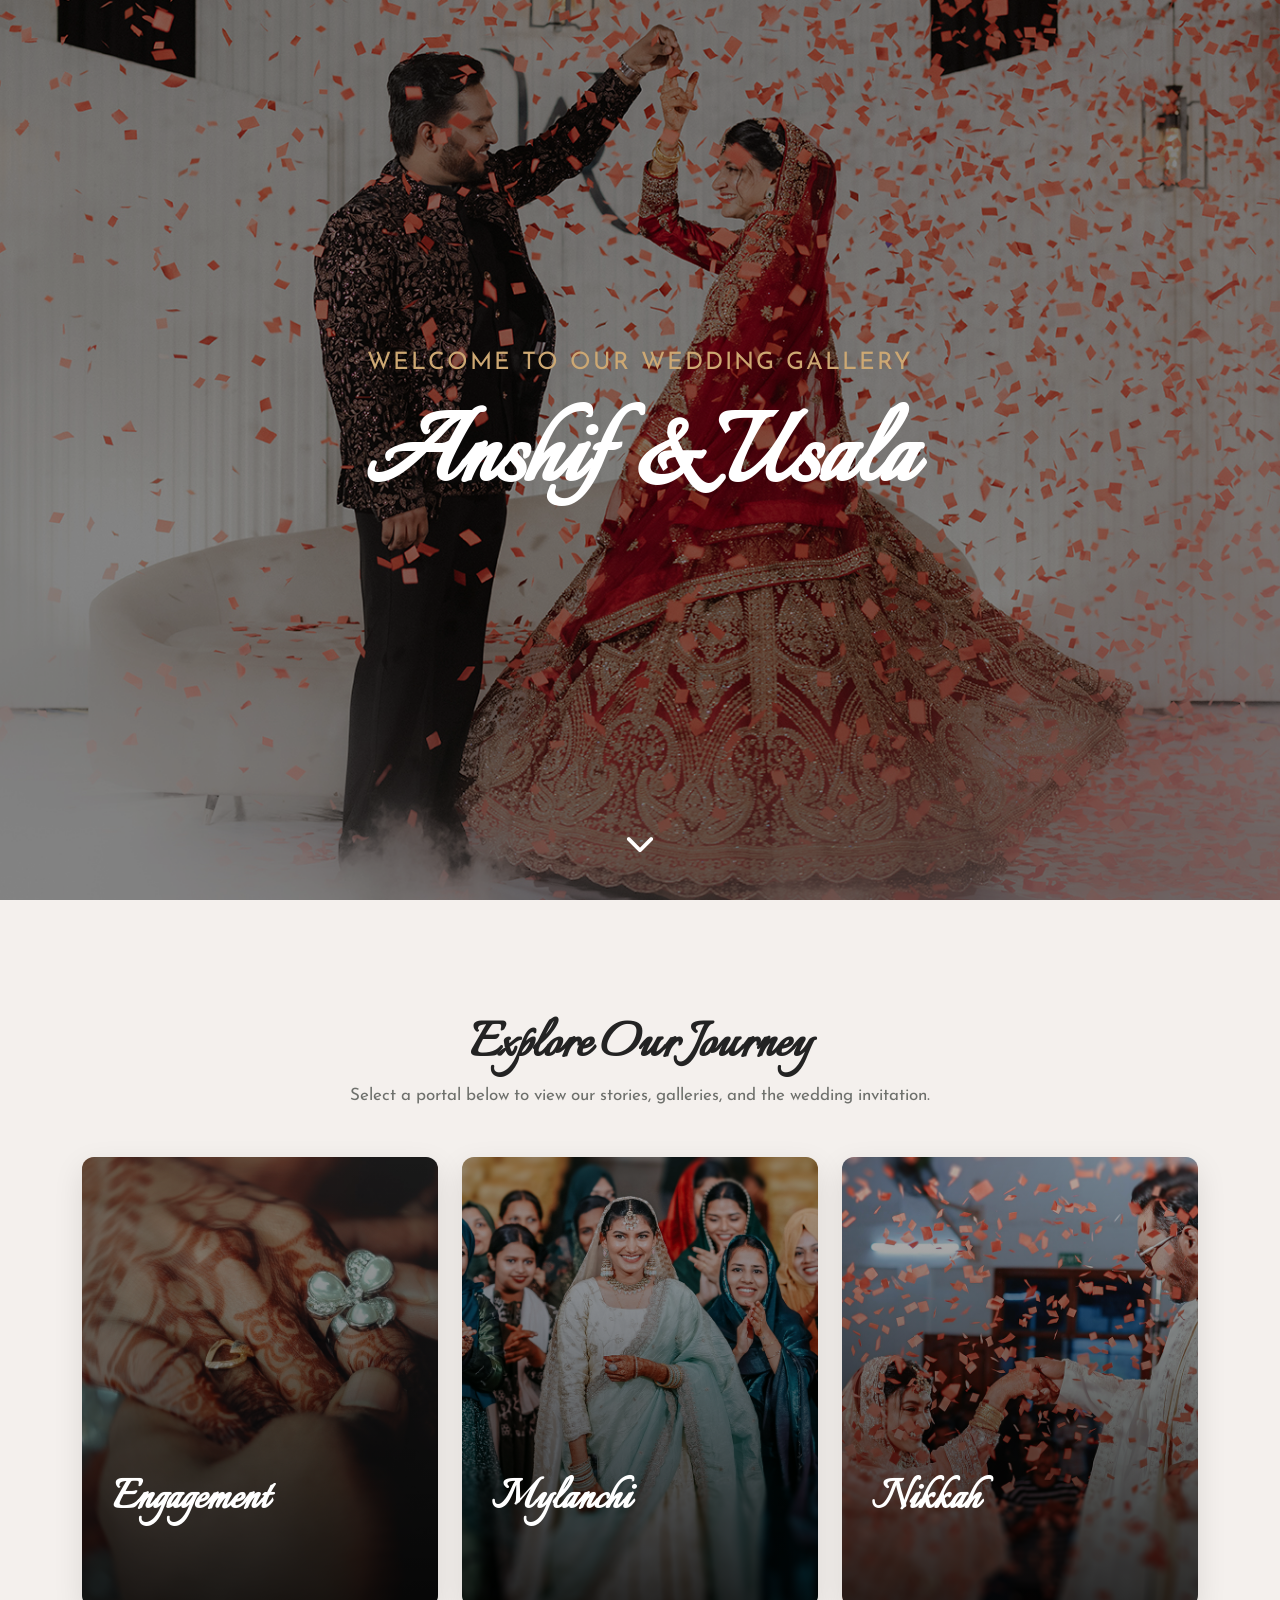
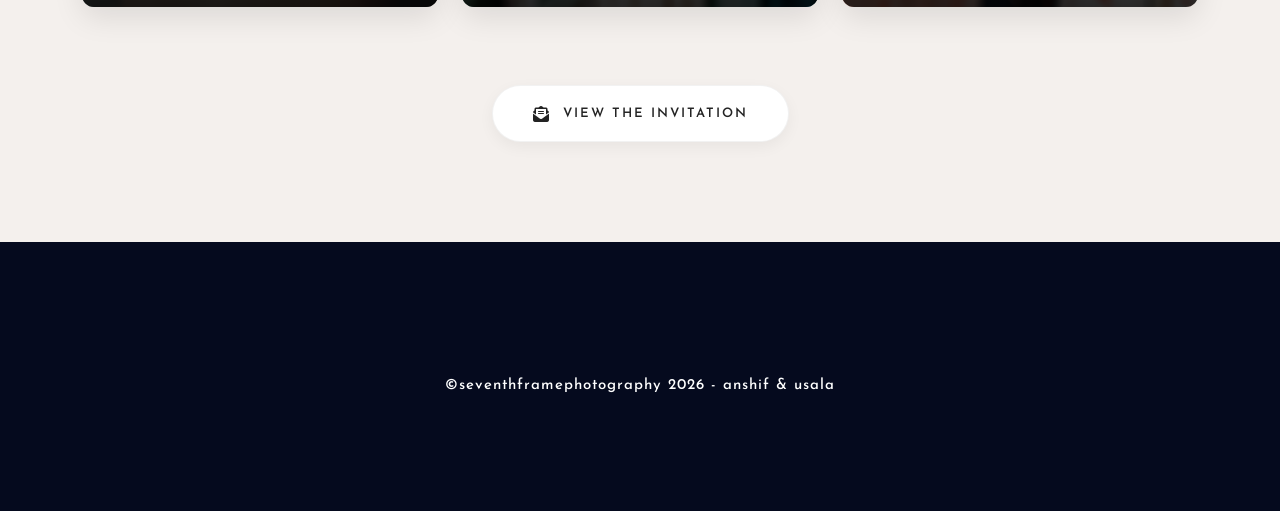
<file: index.html>
<!DOCTYPE html>
<html lang="en-US">

<head>
  <meta charset="UTF-8" />
  <meta http-equiv="x-ua-compatible" content="ie=edge" />
  <title>Anshif & Usala - Hub</title>
  <meta name="viewport" content="width=device-width, initial-scale=1" />

  <!-- WhatsApp / Open Graph Link Preview -->
  <meta property="og:title" content="Anshif & Usala - Wedding Hub" />
  <meta property="og:description" content="Welcome to Our Wedding Gallery" />

  <meta property="og:type" content="website" /><!-- Open Graph / WhatsApp Preview -->
<meta property="og:title" content="Anshif & Usala - Wedding Hub" />
<meta property="og:description" content="Welcome to Our Wedding Gallery" />
<meta property="og:type" content="website" />
<meta property="og:url" content="https://anshi-zyonz.github.io/AnshifUsala_wedding/" />

<meta property="og:image" content="https://anshi-zyonz.github.io/AnshifUsala_wedding/assets/images/wpreview.jpg" />
<meta property="og:image:width" content="1200" />
<meta property="og:image:height" content="630" />

<meta name="twitter:card" content="summary_large_image" />
<meta name="twitter:title" content="Anshif & Usala - Wedding Hub" />
<meta name="twitter:description" content="Welcome to Our Wedding Gallery" />
<meta name="twitter:image" content="https://anshi-zyonz.github.io/AnshifUsala_wedding/assets/images/wpreview.jpg" />

  
  <!-- Favicon -->
  <link rel="icon" type="image/png" sizes="56x56" href="assets/images/fav-icon/icon.png" />
  <!-- bootstrap CSS -->
  <link rel="stylesheet" href="assets/css/bootstrap.min.css" type="text/css" media="all" />
  <!-- font-awesome CSS -->
  <link rel="stylesheet" href="https://cdnjs.cloudflare.com/ajax/libs/font-awesome/6.4.0/css/all.min.css" type="text/css" media="all" />
  <!-- theme-default CSS -->
  <link rel="stylesheet" href="assets/css/theme-default.css" type="text/css" media="all" />
  <!-- Main Style CSS -->
  <link rel="stylesheet" href="assets/css/style.css" type="text/css" media="all" />

  <style>
    /* Hub specific styles */
    body {
      background-color: #f9f9f9;
    }

    .hub-hero {
      position: relative;
      height: 100vh;
      display: flex;
      align-items: center;
      justify-content: center;
      text-align: center;
      background: url('assets/images/slider/slider-1-bg.jpg') center/cover no-repeat;
      overflow: hidden;
    }

    .hub-hero::before {
      content: '';
      position: absolute;
      top: 0;
      left: 0;
      right: 0;
      bottom: 0;
      background: rgba(0, 0, 0, 0.4);
    }

    .hub-hero-content {
      position: relative;
      z-index: 2;
    }

    .hub-title {
      font-family: 'Italianno', cursive;
      font-size: 120px;
      color: #fff;
      margin-bottom: 20px;
      animation: fadeInDown 1.5s ease;
    }

    .hub-subtitle {
      font-family: 'Josefin Sans', sans-serif;
      font-size: 24px;
      color: #cda873;
      letter-spacing: 2px;
      text-transform: uppercase;
      animation: fadeInUp 1.5s ease;
    }

    .scroll-indicator {
      position: absolute;
      bottom: 40px;
      left: 50%;
      transform: translateX(-50%);
      color: #fff;
      font-size: 30px;
      animation: bounce 2s infinite;
      z-index: 10;
    }

    /* Hub Portals */
    .hub-portals {
      padding: 100px 0;
      background-color: #f4f0ed;
    }

    .portal-card {
      position: relative;
      height: 450px;
      border-radius: 12px;
      overflow: hidden;
      margin-bottom: 30px;
      box-shadow: 0 10px 30px rgba(0, 0, 0, 0.1);
      display: block;
      transition: all 0.4s ease;
    }

    .portal-card:hover {
      transform: translateY(-10px);
      box-shadow: 0 15px 40px rgba(0, 0, 0, 0.2);
    }

    .portal-bg {
      position: absolute;
      top: 0;
      left: 0;
      right: 0;
      bottom: 0;
      background-size: cover;
      background-position: center;
      transition: transform 0.8s ease;
    }

    .portal-card:hover .portal-bg {
      transform: scale(1.1);
    }

    .portal-overlay {
      position: absolute;
      top: 0;
      left: 0;
      right: 0;
      bottom: 0;
      background: linear-gradient(to top, rgba(0, 0, 0, 0.8), rgba(0, 0, 0, 0.2));
      transition: background 0.4s ease;
      display: flex;
      flex-direction: column;
      justify-content: flex-end;
      padding: 40px 30px;
    }

    .portal-card:hover .portal-overlay {
      background: linear-gradient(to top, rgba(0, 92, 99, 0.9), rgba(0, 0, 0, 0.3));
    }

    .portal-title {
      font-family: 'Italianno', cursive;
      font-size: 50px;
      color: #fff;
      margin: 0;
      transition: color 0.3s;
    }

    .portal-action {
      font-family: 'Josefin Sans', sans-serif;
      font-size: 14px;
      color: #cda873;
      text-transform: uppercase;
      letter-spacing: 1px;
      margin-top: 10px;
      opacity: 0;
      transform: translateY(10px);
      transition: all 0.4s ease;
    }

    .portal-card:hover .portal-action {
      opacity: 1;
      transform: translateY(0);
      color: #fff;
    }

    .invitation-btn {
      display: inline-flex;
      align-items: center;
      gap: 12px;
      padding: 14px 40px;
      background: #fff;
      color: #232323;
      border: 1px solid rgba(0, 0, 0, 0.05);
      border-radius: 50px;
      font-family: 'Josefin Sans', sans-serif;
      text-transform: uppercase;
      letter-spacing: 2px;
      font-size: 13px;
      font-weight: 600;
      transition: all 0.4s ease;
      text-decoration: none;
      box-shadow: 0 5px 15px rgba(0, 0, 0, 0.05);
    }

    .invitation-btn:hover {
      background: #232323;
      color: #cda873;
      transform: translateY(-3px);
      box-shadow: 0 15px 30px rgba(0, 0, 0, 0.1);
    }

    .invitation-btn i {
      font-size: 16px;
    }

    @keyframes bounce {

      0%,
      20%,
      50%,
      80%,
      100% {
        transform: translateY(0) translateX(-50%);
      }

      40% {
        transform: translateY(-20px) translateX(-50%);
      }

      60% {
        transform: translateY(-10px) translateX(-50%);
      }
    }

    @media (max-width: 768px) {
      .hub-subtitle {
        font-size: 16px;
        letter-spacing: 1px;
      }
      .hub-title {
        font-size: 80px;
      }
    }
  </style>
</head>

<body>

  <section class="hub-hero">
    <div class="hub-hero-content">
      <div class="hub-subtitle">Welcome to Our Wedding Gallery</div>
      <h1 class="hub-title">Anshif & Usala</h1>
    </div>
    <a href="#portals" class="scroll-indicator"><i class="fa-solid fa-chevron-down"></i></a>
  </section>

  <section id="portals" class="hub-portals">
    <div class="container">
      <div class="row text-center mb-5">
        <div class="col-12">
          <h2 style="font-family: 'Italianno'; font-size: 60px; color: #232323;">Explore Our Journey</h2>
          <p style="color: #6e706c; max-width: 600px; margin: 0 auto;">Select a portal below to view our stories,
            galleries, and the wedding invitation.</p>
        </div>
      </div>
      <div class="row justify-content-center">
        <!-- Engagement Stories -->
        <div class="col-lg-4 col-md-6">
          <a href="https://seventhframe.pixieset.com/anshifusala-engagement/" target="_blank" class="portal-card">
            <!-- Replace with engagement image -->
            <div class="portal-bg" style="background-image: url('assets/images/slider/slider-2-bg.jpg');"></div>
            <div class="portal-overlay">
              <h3 class="portal-title">Engagement</h3>
              <div class="portal-action">View Gallery <i class="fa-solid fa-arrow-right"></i></div>
            </div>
          </a>
        </div>

        <!-- Mylanchi Stories -->
        <div class="col-lg-4 col-md-6">
          <a href="https://anshishalu.pixieset.com/shalu_mylanchi/" target="_blank" class="portal-card">
            <!-- Replace with mylanchi image -->
            <div class="portal-bg" style="background-image: url('assets/images/slider/slider-3-bg.jpg');"></div>
            <div class="portal-overlay">
              <h3 class="portal-title">Mylanchi</h3>
              <div class="portal-action">View Gallery <i class="fa-solid fa-arrow-right"></i></div>
            </div>
          </a>
        </div>

        <!-- Wedding Stories -->
        <div class="col-lg-4 col-md-6">
          <a href="https://seventhframe54.pixieset.com/anshifusalawedding/" target="_blank" class="portal-card">
            <!-- Replace with wedding image -->
            <div class="portal-bg" style="background-image: url('assets/images/slider/slider-4-bg.jpg');"></div>
            <div class="portal-overlay">
              <h3 class="portal-title">Nikkah</h3>
              <div class="portal-action">View Gallery <i class="fa-solid fa-arrow-right"></i></div>
            </div>
          </a>
        </div>
      </div>

      <div class="row mt-5">
        <div class="col-12 text-center">
          <a href="invitation.html" class="invitation-btn">
            <i class="fa-solid fa-envelope-open-text"></i>
            <span>View The Invitation</span>
          </a>
        </div>
      </div>
    </div>
  </section>

  <div class="footer-area" style="background: #050a1e;">
    <div class="container">
      <div class="row">
        <div class="col-12 text-center footer-copyright-col" style="padding: 30px 0; z-index: 10; position: relative;">
          <p class="footer-copyright-text"
            style="margin: 0; font-size: 15px; font-weight: 500; font-family: 'Josefin Sans', sans-serif; letter-spacing: 1px; color: #fff;">
            ©seventhframephotography 2026 - anshif & usala</p>
        </div>
      </div>
    </div>
  </div>

  <script src="assets/js/vendor/jquery-3.6.2.min.js"></script>
  <script src="assets/js/bootstrap.min.js"></script>
  <script>
    // Smooth scrolling for anchor links
    document.querySelectorAll('a[href^="#"]').forEach(anchor => {
      anchor.addEventListener('click', function (e) {
        e.preventDefault();
        document.querySelector(this.getAttribute('href')).scrollIntoView({
          behavior: 'smooth'
        });
      });
    });
  </script>
</body>

</html>
</file>
<file: assets/css/theme-default.css>
/*

    font-family: 'Italianno';
    font-family: 'Josefin Sans';

*/

@import url("https://fonts.googleapis.com/css2?family=Italianno&family=Josefin+Sans:ital,wght@0,100..700;1,100..700&display=swap");

html,
body {
  overflow-x: hidden;
}

:root,
[data-bs-theme="light"] {
  --primary-color: #002570;
  --secondary-color: #007eff;
  --light: #fff;
  --dark: #000;
  --body-color: #97a9bf;
  accent-color: var(--green);
}

html {
  scroll-behavior: smooth;
}

body {
  color: #97a9bf;
  font-size: 17px;
  font-weight: 400;
  line-height: 27px;
  text-align: left;
  font-family: "Josefin Sans";
}

p {
  font-weight: 400;
  font-style: normal;
}

h1,
h2,
h3,
h4,
h5,
h6 {
  color: #232323;
  font-family: "Italianno";
  font-style: normal;
  margin-bottom: 0;
  margin-top: 10px;
  line-height: 1.2;
  font-weight: 700;
  -webkit-transition: 0.5s;
  transition: 0.5s;
  font-size: 36px;
}

a {
  -webkit-transition: all 0.3s ease-out 0s;
  transition: all 0.3s ease-out 0s;
}

a {
  color: #232323;
  text-decoration: none;
}

a:focus,
.btn:focus {
  text-decoration: none;
  outline: none;
}

a:focus,
a:hover {
  text-decoration: none;
  text-decoration: none;
  color: #002570;
}

.uppercase {
  text-transform: uppercase;
}

.capitalize {
  text-transform: capitalize;
}

h1 a,
h2 a,
h3 a,
h4 a,
h5 a,
h6 a {
  color: #232323;
  -webkit-transition: 0.5s;
  transition: 0.5s;
}

h1 {
  font-size: 50px;
}

h2 {
  font-size: 35px;
}

h3 {
  font-size: 30px;
}

h4 {
  font-size: 24px;
}

h5 {
  font-size: 20px;
}

h6 {
  font-size: 18px;
}

.align-items-center {
  -ms-flex-align: center !important;
  align-items: center !important;
}

.d-flex {
  display: -ms-flexbox !important;
  display: flex !important;
}

.white h1,
.white h2,
.white h3,
.white h4,
.white h5,
.white h6 {
  color: #fff;
}

.white p {
  color: #fff;
}

.white i {
  color: #fff;
}

.small,
small {
  font-size: 17px;
}

ul {
  margin: 0px;
  padding: 0px;
}

ul {
  margin: 0;

  padding: 0;
}

input:focus,
button:focus {
  outline: 0;
  box-shadow: 0 0 6px rgb(151 170 133/ 60%);
}

textarea:focus {
  outline: 0;
  box-shadow: 0 0 6px rgb(151 170 133/ 60%);
}

select:focus {
  border-color: var(--secondary-color);
  outline-color: var(--secondary-color);
  border: 1px solid var(--secondary-color);
}

hr {
  margin: 60px 0;
  padding: 0px;
  border-bottom: 1px solid #eceff8;
  border-top: 0px;
}

hr.style-2 {
  border-bottom: 1px dashed #232323;
}

hr.mp-0 {
  margin: 0;
  border-bottom: 1px solid #eceff8;
}

hr.mtb-40 {
  margin: 40px 0;
  border-bottom: 1px solid #eceff8;
  border-top: 0px;
}

label {
  color: #fff;
  cursor: pointer;
  font-size: 14px;
  font-weight: 400;
}

a,
i,
cite,
em,
var,
address,
dfn,
ol,
li,
ul {
  font-style: normal;
  font-weight: 400;
}

*::-moz-selection {
  background: #4fc1f0;
  color: #454545;
  text-shadow: none;
}

::-moz-selection {
  background: #4fc1f0;
  color: #454545;
  text-shadow: none;
}

::selection {
  background: #4fc1f0;
  color: #454545;
  text-shadow: none;
}

::placeholder {
  color: #002570;
  font-size: 15px;
}

::-webkit-input-placeholder {
  color: #002570;
}

::-moz-placeholder {
  /* Firefox 19+ */
  color: #454545;
}

:-ms-input-placeholder {
  /* IE 10+ */

  color: #454545;
}

:-moz-placeholder {
  /* Firefox 18- */

  color: #454545;
}

/* Contact Area */
.counter_area ::-moz-selection {
  color: #001d23;
  text-shadow: none;
}

.contact_area ::-moz-selection {
  color: #001d23;
  text-shadow: none;
}

.contact_area ::selection {
  color: #001d23;
  text-shadow: none;
}

.contact_area ::placeholder {
  color: #001d23;
  font-size: 16px;
}

.contact_area ::-webkit-input-placeholder {
  /* Chrome/Opera/Safari */
  color: #001d23;
}

.contact_area ::-moz-placeholder {
  /* Firefox 19+ */
  color: #001d23;
}

.contact_area :-ms-input-placeholder {
  /* IE 10+ */
  color: #001d23;
}

.contact_area :-moz-placeholder {
  /* Firefox 18- */
  color: #001d23;
}

.blog_reply ::-moz-selection {
  color: #151948;
}

.blog_reply ::-moz-selection {
  color: #151948;
}

.blog_reply ::selection {
  color: #151948;
}

.blog_reply::placeholder {
  color: #151948;
}

.blog_reply ::-webkit-input-placeholder {
  /* Chrome/Opera/Safari */
  color: #151948;
}

.blog_reply ::-moz-placeholder {
  /* Firefox 19+ */
  color: #151948;
}

.blog_reply :-ms-input-placeholder {
  /* IE 10+ */
  color: #151948;
}

.blog_reply :-moz-placeholder {
  /* Firefox 18- */
  color: #151948;
}

.text-right {
  text-align: right !important;
}

.text-lg-center {
  text-align: center !important;
}

.pr-0 {
  padding-right: 0px;
}

.pl-0 {
  padding-left: 0px;
}
</file>
<file: assets/css/style.css>
/*===============================================
Template Name: lavewell - Marriage Story HTML5 Template
Author:  htlavewells://themeforest.net/user/dreamit-solution
Description: Description
Version: 1.0.0
Text Domain: lavewell
Tags: consulting, finance, corporate, business, consultant, multipurpose, technology, it-solution, software, agency, company, portfolio, bangking, insurance, digital-agency, digital-marketing.
================================================*/

/*TABLE OF CONTENTS*/
/*=====================
01. lavewell Nav Menu Area Css
02. lavewell slider area css
03. lavewell service area css
04. lavewell counter area css
05. lavewell section title Css
06. lavewell wedding event area css
07. lavewell about area css
08. lavewell best friends area css
09. lavewell gallery area css
10. lavewell contact area css
11. lavewell testimonial-area css
12. lavewell blog area css
13. lavewell brand area css
14. lavewell Footer Area css
15. lavewell banner area css
16. lavewell service section css
17. lavewell about section css
18. lavewell wishes area css
19. start lavewell team area css
20. Start lavewell  Video section css
21. start lavewell call to action area css
22. start lavewell breadcumb Area css
23. start lavewell about us area css
24. start lavewell about me area css
25. start lavewell pricing area css
26. start lavewell team details area css
27. start lavewell portfolio details css
28. strt lavewell faq Accordion css
29. start lavewell blog area 2column css
30. Start lavewell blog details css
31. start lavewell service details css
32. Scroll Up Css 
33. Curser pointer CSS
34. lavewellro Loader Css
=======================*/

/*=====================================
<-- 01. lavewell Nav Menu Area Css -->
=======================================*/
.lavewell_nav_manu {
  margin: 24px 30px 0 60px;
  transition: 0.5s;
}

#sticky-header.lavewell_nav_manu.style-2.lavewell_nav_manu {
  top: -22px;
  left: -56px;
}

.lavewell_nav_manu.style-2.lavewell_nav_manu {
  margin: 21px 30px 15px 56px;
  transition: 0.5s;
}

.sticky {
  left: 0;
  margin: auto;
  position: fixed !important;
  top: 0;
  width: 100%;
  -webkit-box-shadow: 0 2px 5px -2px rgba(0, 0, 0, 0.1);
  box-shadow: 0 2px 5px -2px rgba(0, 0, 0, 0.1);
  background: #050a1e !important;
  z-index: 500;
  padding: 0 100px 0;
  transition: 0.5s !important;
  z-index: 500;
  -webkit-animation: 300ms running fadeInDown;
  animation: 500ms running fadeInUp;
  animation-name: slideInDown;
}

.sticky .logo {
  margin-top: 0;
}

.sticky.lavewell_nav_manu:before {
  display: none;
}

/* lavewell Menu Css*/

nav.lavewell_menu {
  align-items: center !important;
  justify-content: center;
  display: flex;
}

.lavewell_menu ul {
  list-style: none;
  display: inline-block;
  padding: 0;
}

.lavewell_menu>ul>li {
  display: inline-block;
  position: relative;
  z-index: 2;
}

.lavewell_menu>ul>li>a {
  display: block;
  margin: 23px 26px 23px;
  -webkit-transition: 0.5s;
  text-decoration: none;
  font-size: 14px;
  color: #fff;
  font-weight: 500;
  text-transform: uppercase;
  font-family: "Josefin Sans";
}

nav.lavewell_menu ul li a i {
  display: inline-block;
  font-size: 12px;
  padding-left: 5px;
}

nav.lavewell_menu span {
  font-size: 13px;
  padding-left: 6px;
  font-family: FontAwesome;
  opacity: 0.5;
}

.sticky .lavewell_menu>ul>li>a:hover {
  color: #fff;
}

.logo {
  position: relative;
  top: -3px;
  z-index: 2;
}

.lavewell_menu>ul>li>a:hover {
  color: #f4f4f4;
}

/*** Sub Menu Style ***/
.lavewell_menu ul .sub-menu {
  position: absolute;
  left: 0;
  top: 150%;
  width: 217px;
  text-align: left;
  background: #fff;
  margin: 0;
  z-index: 1;
  -webkit-box-shadow: 0px 1px 3px rgba(0, 0, 0, 0.3);
  transition: 0.5s;
  visibility: hidden;
  opacity: 0;
  border-bottom: 3px solid #005c63;
  border-top: 3px solid #005c63;
}

.lavewell_menu ul li:hover>.sub-menu {
  -ms-filter: "progid:DXImageTransform.Microsoft.Alpha(Opacity=100)";
  visibility: visible;
  top: 100%;
  opacity: 1;
  z-index: 9999;
}

.lavewell_menu ul .sub-menu li {
  position: relative;
}

.lavewell_menu ul .sub-menu li a {
  display: block;
  padding: 12px 20px;
  margin: 0;
  line-height: 1.3;
  letter-spacing: normal;
  font-size: 13px;
  font-weight: 500;
  -webkit-transition: 0.1s;
  visibility: inherit !important;
  color: #211e3b !important;
  text-decoration: none;
  transition: 0.5s;
  font-family: "Josefin Sans";
  text-transform: uppercase;
}

.lavewell_menu ul .sub-menu li:hover>a,
.lavewell_menu ul .sub-menu .sub-menu li:hover>a,
.lavewell_menu ul .sub-menu .sub-menu .sub-menu li:hover>a,
.lavewell_menu ul .sub-menu .sub-menu .sub-menu .sub-menu li:hover>a {
  background: #005c63;
  color: #fff !important;
}

/* sub menu 2 */

.lavewell_menu ul .sub-menu .sub-menu {
  left: 100%;
  top: 130%;
  opacity: 0;
  -ms-filter: "progid:DXImageTransform.Microsoft.Alpha(Opacity=0)";
  visibility: hidden;
}

.lavewell_menu ul .sub-menu li:hover>.sub-menu {
  opacity: 1;
  -ms-filter: "progid:DXImageTransform.Microsoft.Alpha(Opacity=100)";
  visibility: visible;
  top: 0%;
}

/* sub menu 3 */

.lavewell_menu ul .sub-menu .sub-menu li {
  position: relative;
}

.lavewell_menu ul .sub-menu .sub-menu .sub-menu {
  right: 100%;
  left: auto;
  top: 130%;
  opacity: 0;
  -ms-filter: "progid:DXImageTransform.Microsoft.Alpha(Opacity=0)";
  visibility: hidden;
}

.lavewell_menu ul .sub-menu .sub-menu li:hover>.sub-menu {
  opacity: 1;
  -ms-filter: "progid:DXImageTransform.Microsoft.Alpha(Opacity=100)";
  visibility: visible;
  top: 0%;
}

/* sub menu 4 */

.lavewell_menu ul .sub-menu .sub-menu .sub-menu li {
  position: relative;
}

.lavewell_menu ul .sub-menu .sub-menu .sub-menu li:hover>.sub-menu {
  opacity: 1;
  -ms-filter: "progid:DXImageTransform.Microsoft.Alpha(Opacity=100)";
  visibility: visible;
  top: 0%;
}

.lavewell_menu li a:hover:before {
  width: 100%;
}

.lavewell_nav_manu.sticky .logo_img {
  display: none;
}

.main_sticky {
  display: none;
}

.lavewell_nav_manu.sticky .main_sticky {
  display: inherit;
}

.sticky .lavewell_menu li a {
  color: #fff;
}

.lavewell_nav_manu.sticky a.dtbtn {
  color: #fff;
  background: #f16722;
  border: 2px solid #f16722;
}

.lavewell_nav_manu.sticky a.dtbtn:hover {
  color: #43baff;
}

.mobile-menu.mean-container {
  overflow: hidden;
}

.header-btn {
  text-align: right;
}

.header-btn a {
  display: inline-block;
  font-size: 14px;
  text-transform: uppercase;
  color: #ffffff;
  font-weight: 500;
  background: #005c63;
  padding: 15px 42px;
  margin-right: 14px;
  position: relative;
  z-index: 9;
  transition: 0.5s;
}

.header-btn a::before {
  position: absolute;
  content: "";
  width: 141px;
  height: 40px;
  border: 1px solid rgba(255, 255, 255, 0.15);
  left: 0px;
  top: 0;
  right: 0;
  margin: auto;
  bottom: 0;
}

.header-btn a::after {
  position: absolute;
  content: "";
  height: 100%;
  width: 100%;
  background: #005c63;
  left: 0;
  top: 0;
  right: 0;
  bottom: 0;
  transform: scale(0);
  transition: 0.5s;
  z-index: -1;
}

.header-btn a:hover::after {
  transform: scale(1);
}

.header-btn a:hover a {
  color: #fff;
}

.header-btn a i {
  display: inline-block;
  font-size: 20px;
  position: relative;
  top: 2px;
  margin-left: 3px;
}

.header-btn a:hover {
  background: #fff;
  color: #232323;
}

.header-btn a:hover {
  color: #fff;
}

.lavewell_nav_manu.style-2 .lavewell_menu>ul>li>a {
  color: #232323;
}

.lavewell_nav_manu.style-2.sticky .lavewell_menu>ul>li>a {
  color: #fff !important;
}

/*
<!-- =======================================-->
 <!--start lavewell slider area css-->
<!-- ======================================= -->*/
section.lavewell-slider-area {
  position: relative;
  margin-top: -100px;
}

.lavewell-slider-height {
  height: 950px;
  display: flex;
  align-items: center;
  justify-content: center;
}

.lavewell-slider-height-2 {
  height: 950px;
}

.lavewell-slider-bg,
.lavewell-slider-bg2 {
  background: url(../images/slider/slider-1-bg.jpg);
  background-repeat: no-repeat;
  background-size: cover;
  background-position: center center;
}

.lavewell-slider-bg2 {
  background: url(../images/slider/slider-2-bg.jpg);
}

.lavewell-slider-bg,
.lavewell-slider-bg2 {
  position: absolute;
  top: 0;
  left: 0;
  height: 100%;
  width: 100%;
  background-repeat: no-repeat;
  background-size: cover;
  background-position: center center;
  -webkit-transform: scale(1);
  transform: scale(1);
  -webkit-transition: opacity 1500ms ease-in, -webkit-transform 7000ms ease;
  transition: opacity 1500ms ease-in, -webkit-transform 7000ms ease;
  transition: transform 9000ms ease, opacity 1500ms ease-in;
  transition: transform 9000ms ease, opacity 1500ms ease-in,
    -webkit-transform 9000ms ease;
}

.lavewell-slider-content {
  padding-top: 55px;
}

.lavewell-slider-sub-title {
  font-size: 25px;
  color: #ffffff;
  font-weight: 400;
  font-family: "Josefin Sans";
}

h1.lavewell-slider-title {
  font-size: 140px;
  color: #ffffff;
  font-weight: 400;
  margin-top: 15px;
}

.slider-btn {
  display: inline-block;
}

.slider-btn a {
  display: inline-block;
  font-size: 14px;
  text-transform: uppercase;
  color: #ffffff;
  font-weight: 500;
  background: #005c63;
  padding: 15px 42px;
  margin-right: 14px;
  position: relative;
  z-index: 1;
  transition: 0.5s;
}

.slider-btn a::before {
  position: absolute;
  content: "";
  width: 141px;
  height: 40px;
  border: 1px solid rgba(255, 255, 255, 0.15);
  left: 0px;
  top: 0;
  right: 0;
  margin: auto;
  bottom: 0;
}

.slider-btn a::after {
  position: absolute;
  content: "";
  height: 100%;
  width: 100%;
  background: #005c63;
  left: 0;
  top: 0;
  right: 0;
  bottom: 0;
  transform: scale(0);
  transition: 0.5s;
  z-index: -1;
}

.slider-btn a:hover::after {
  transform: scale(1);
}

.slider-btn:hover a {
  color: #fff;
}

.slider-btn a:hover {
  background: #fff;
  color: #232323;
}

.slider-btn a:hover {
  color: #fff;
}

.slider-video-btn {
  display: inline-block;
}

.slider-video-btn a {
  display: inline-block;
  width: 60px;
  height: 60px;
  line-height: 65px;
  background-color: #232323;
  text-align: center;
}

.slider-video-btn a i {
  font-size: 20px;
  color: #005c63;
}

.lavewell-slider-arrow-box button {
  font-size: 24px;
  height: 60px;
  line-height: 60px;
  width: 60px;
  border-radius: 50%;
  transition: all 0.3s ease 0s;
  color: #fff;
  position: absolute;
  left: 30px;
  top: 472px;
  z-index: 5;
  border: 0;
  background: url(../images/slider/slider-1-bg.jpg);
  background-size: cover;
  background-position: center center;
  background-repeat: no-repeat;
}

.lavewell-slider-arrow-box button.slider-next {
  margin-bottom: 10px;
  left: auto;
  right: 60px;
}

button.slider-next {
  background: url(../images/slider/slider-2-bg.jpg);
  background-size: cover;
  background-position: center center;
  background-repeat: no-repeat;
}

.lavewell-slider-arrow-box button {
  transition: 0.4s;
}

.lavewell-slider-arrow-box-2 button {
  left: 0;
}

.lavewell-slider-arrow-box-2 button.slider-next {
  right: 0;
}

.lavewell-slider-title-box {
  opacity: 0;
  z-index: 3;
  position: relative;
  transform: translateY(-150px);
}

.lavewell-slider-btn {
  transform: translateY(150px);
  opacity: 0;
}

.lavewell-slider-wrapper .swiper-slide.swiper-slide-active .lavewell-slider-bg {
  -webkit-transform: scale(1.2);
  transform: scale(1.1);
}

.lavewell-slider-wrapper .swiper-slide.swiper-slide-active .lavewell-slider-bg2 {
  -webkit-transform: scale(1.2);
  transform: scale(1);
}

.lavewell-slider-wrapper .swiper-slide.swiper-slide-active .lavewell-slider-title-box {
  opacity: 1;
  transform: translatey(0px);
  transition: all 2500ms ease;
}

.lavewell-slider-wrapper .swiper-slide.swiper-slide-active .lavewell-slider-btn {
  opacity: 1;
  transform: translatey(0px);
  transition: all 2500ms ease;
}

/*
<!-- =======================================-->
  <!--start  lavewell service area css-->
<!-- ======================================= -->*/
.service-area {
  padding: 150px 0 100px;
  background: url(../images/home-1/ser-bg.png);
  background-size: cover;
  background-repeat: no-repeat;
  background-position: center center;
  position: relative;
}

.single-service-box,
.single-service-box.box-2 {
  text-align: center;
  filter: drop-shadow(0px 5px 30px rgba(222, 222, 222, 0.6));
  background-color: #ffffff;
  position: relative;
  overflow: hidden;
  padding: 21px 20px 54px;
  margin-right: 25px;
}

.single-service-box.box-2 {
  margin-right: 0;
  margin-left: 25px;
}

.service-content {
  padding: 50px 38px 15px;
}

.service-thumb img {
  width: 100%;
}

h5.service-sub-title {
  font-size: 14px;
  color: #005c63;
  font-weight: 500;
  font-family: "Josefin Sans";
}

h1.service-title {
  font-size: 60px;
  line-height: 110px;
  color: #232323;
  font-weight: 400;
  margin: 0;
}

h1.service-title a {
  display: inline-block;
  transition: 0.5s;
}

h1.service-title a:hover {
  color: #005c63;
}

p.service-desc {
  font-size: 17px;
  line-height: 27px;
  color: #6e706c;
  font-weight: 400;
  margin-top: 8px;
}

.service-social-icon ul li {
  list-style: none;
  display: inline-block;
  margin: 0 12px;
}

.service-social-icon ul li a {
  display: inline-block;
  background: #232323;
  color: #fff;
  width: 35px;
  height: 35px;
  line-height: 35px;
  border-radius: 50%;
  font-size: 14px;
  padding-top: 2px;
  transition: 0.5s;
}

.service-social-icon ul li a:hover {
  background: #005c63;
}

.service-box-shape {
  position: absolute;
  bottom: -24px;
  left: -36px;
}

.service-box-shape2 {
  position: absolute;
  bottom: -24px;
  right: -36px;
}

.service-shape {
  position: absolute;
  left: 90px;
  bottom: 320px;
  animation: bounceleft 4s linear infinite;
}

.service-shape2 {
  position: absolute;
  right: 90px;
  top: 320px;
  animation: bounceleft 4s linear infinite;
}

/*
<!-- =======================================-->
  <!--start lavewell service area style-2-->
<!-- ======================================= -->*/
.service-area.style-2 {
  padding: 125px 0 120px;
  background: #fff;
  position: relative;
}

.service-area.style-2 .single-service-box {
  text-align: center;
  background: #f4f0ed;
  padding: 60px 0px 20px;
  margin-right: 0;
  margin-bottom: 30px;
}

.service-section .service-single-box {
  margin-bottom: 30px;
}

.service-area.style-2 .service-content {
  padding: 10px 38px 15px;
}

.service-area.style-2 h1.service-title {
  font-size: 45px;
  line-height: 80px;
  color: #232323;
  font-weight: 400;
  margin: 0;
}

.service-area.style-2 p.service-desc {
  font-size: 17px;
  line-height: 27px;
  color: #6e706c;
  font-weight: 400;
  margin-top: 8px;
}

/*
<!-- =======================================-->
  <!--start  lavewell counter area css-->
<!-- ======================================= -->*/
.coutner-area {
  background: url(../images/home-1/counter-bg.png);
  background-size: cover;
  background-repeat: no-repeat;
  background-position: center center;
  padding: 78px 0 66px;
}

h6.counter-sub-title {
  font-size: 14px;
  line-height: 27px;
  color: #ffffff;
  font-weight: 500;
  font-family: "Josefin Sans";
  margin: 0;
}

h2.counter-title {
  font-size: 45px;
  color: #ffffff;
  font-weight: 400;
}

.counter-single-box {
  padding-top: 6px;
  margin-bottom: 20px;
  position: relative;
}

.counter-single-box::before {
  position: absolute;
  content: "";
  width: 1px;
  height: 70px;
  background: rgb(255 255 255 / 30%);
  right: 0;
  top: 0;
  bottom: 0;
  margin: auto 0;
}

.odometer-wrapper.counter-box-title h1 {
  display: inline-block;
  font-size: 80px;
  line-height: 55px;
  color: #ffffff;
  font-weight: 400;
  font-family: "Italianno";
  margin: 0;
}

.counter-desc p {
  font-size: 14px;
  line-height: 27px;
  color: #fff;
  font-weight: 500;
  font-family: "Josefin Sans";
}

.row.counter .col-lg-2:last-child .counter-single-box::before {
  display: none;
}

/*==========================================
<!--start lavewell coutner-area style-2-->
============================================*/
.coutner-area.style-2 {
  background: #fff;
  padding: 0 0 70px;
  position: relative;
}

.coutner-area.style-2 .odometer-wrapper.counter-box-title h1 {
  color: #232323;
}

.coutner-area.style-2 h1.count-text {
  position: relative;
  top: 10px !important;
}

.coutner-area.style-2 .counter-desc p {
  color: #232323;
  text-transform: uppercase;
}

.coutner-area.style-2 .counter-single-box {
  text-align: center;
  margin-bottom: 20px;
  position: relative;
}

.coutner-area.style-2 .counter-single-box::before {
  position: absolute;
  content: "";
  width: 1px;
  height: 70px;
  background: rgb(0 0 0 / 10%);
  right: 0;
  top: 0;
  bottom: 0;
  margin: auto 0;
}

.row.counter-2 .col-lg-3:last-child .counter-single-box::before {
  display: none;
}

.counter-shape {
  position: absolute;
  bottom: 109px;
  left: 125px;
  -webkit-animation: bounce 3s linear infinite;
  animation: bounce 3s linear infinite;
}

.counter-shape2 {
  position: absolute;
  bottom: 109px;
  right: 107px;
  animation: bounceleft 4s linear infinite;
}

/*=====================================
<--  start lavewell section title Css -->
=======================================*/
.section-title.text-center {
  margin-bottom: 95px;
}

.section-title.text-left {
  margin-bottom: 95px;
}

.section-sub-title h5 {
  font-size: 14px;
  font-weight: 400;
  line-height: 42px;
  color: #005c63;
  font-family: "Josefin Sans";
  text-transform: uppercase;
}

.section-main-title h1 {
  font-size: 100px;
  line-height: 55px;
  font-weight: 400;
  color: #232323;
  margin-top: 28px;
}

.section-main-title h2 {
  font-size: 58px;
  line-height: 42px;
  font-weight: 400;
  color: #232323;
  margin-top: 18px;
}

.section-main-title h3 {
  font-size: 80px;
  line-height: 35px;
  font-weight: 400;
  color: #232323;
  margin-top: 28px;
}

.about-section .section-main-title h3 {
  font-size: 80px;
  line-height: 62px;
  font-weight: 400;
  color: #232323;
  margin-top: 15px;
}

.section-title-desc p {
  font-size: 17px;
  font-weight: 400;
  line-height: 27px;
  color: #6e706c;
  margin-top: 35px;
  margin-bottom: 38px;
  padding: 0 63px 0 0;
}

.about-us-area .section-title-desc p {
  font-size: 17px;
  font-weight: 400;
  line-height: 27px;
  color: #6e706c;
  margin-top: 35px;
  margin-bottom: 20px;
  padding: 0;
}

.gallery-area.bottom .section-title-desc p {
  font-size: 17px;
  font-weight: 400;
  line-height: 27px;
  color: #6e706c;
  margin-top: 0;
  margin-bottom: 34px;
  padding: 0 0px 0 45px;
}

.wishes-area .section-title-desc p {
  margin-top: 47px;
}

.about-area .section-title.text-left {
  margin-bottom: 30px;
}

.about-section .section-title.text-left {
  margin-bottom: 46px;
}

.about-area.style-2 .section-title-desc p {
  padding: 0 0px 0 100px;
}

.service-section .section-title.text-center {
  margin-bottom: 102px;
}

.best-friends-area .section-title.text-center {
  margin-bottom: 65px;
}

.gallery-area .section-title.text-center {
  margin-bottom: 80px;
}

.wishes-area .section-title.text-left {
  margin-bottom: 45px;
}

.testimonial-area.style-2 .section-title.text-center {
  margin-bottom: 85px;
}

.contact-area .section-title.text-center {
  margin-bottom: 80px;
}

.blog-area .section-title.text-center {
  margin-bottom: 65px;
}

.about-us-area .section-title.text-left {
  margin-bottom: 0;
}

.contact-section .section-title.text-left {
  margin-bottom: 65px;
}

/*============================================
 <!--start lavewell wedding event area css-->
==============================================*/
.wedding-event-area {
  background: url(../images/home-1/Wedding-bg.png);
  background-size: cover;
  background-repeat: no-repeat;
  background-position: center center;
  padding: 125px 0 150px;
  position: relative;
}

.single-wedding-box {
  text-align: right;
  margin: 0 57px 95px 52px;
}

.single-wedding-box.box-2 {
  text-align: left;
  margin: 0 81px 95px 0px;
}

.single-wedding-box.last-child {
  margin: 0 57px 0 26px;
}

.single-wedding-box.last-child .wedding-desc p::before {
  display: none;
}

.wedding-number span {
  display: inline-block;
  font-size: 15px;
  line-height: 27px;
  color: #ffffff;
  font-weight: 400;
  background-color: #005c63;
  padding: 1px 43px;
}

.wedding-title h1 {
  font-size: 45px;
  line-height: 42px;
  color: #232323;
  font-weight: 400;
  margin: 36px 0 24px;
}

.wedding-desc p {
  font-size: 17px;
  line-height: 27px;
  color: #6e706c;
  font-weight: 400;
  font-family: "Josefin Sans";
  position: relative;
}

.wedding-desc p::before {
  position: absolute;
  content: "";
  opacity: 0.102;
  width: 510px;
  height: 1px;
  background-color: rgb(0 0 0);
  left: 0;
  bottom: -44px;
}

.wedding-shape {
  position: absolute;
  top: 178px;
  left: 220px;
  animation: bounceleft 4s linear infinite;
}

.wedding-shape2 {
  position: absolute;
  top: 178px;
  right: 220px;
  animation: bounceleft 4s linear infinite;
}

.wedding-active {
  overflow-x: hidden;
}

.lavewell-wedding-arrow-box button {
  display: inline-block;
  font-size: 30px;
  transition: all 0.3s ease 0s;
  color: #fff;
  border: 0;
  background: transparent;
}

.lavewell-wedding-arrow-box button.wedding-prev {
  position: absolute;
  margin-bottom: 10px;
  left: 35%;
  top: 58%;
  z-index: 1;
}

.lavewell-wedding-arrow-box button.wedding-next {
  position: absolute;
  margin-bottom: 10px;
  left: auto;
  right: 39%;
  top: 58%;
  z-index: 1;
}

/*=====================================
 <!--start lavewell about area css-->
=======================================*/
.about-area {
  position: relative;
}

.about-area::before {
  position: absolute;
  content: "";
  width: 42%;
  height: 100%;
  background: url(../images/home-1/about-thumb2.png);
  background-position: center;
  background-repeat: no-repeat;
  background-size: cover;
  right: 0;
  top: 0;
  z-index: -1;
}

.about-area.style-2 {
  background: url(../images/home-1/about-thumb3.png);
  right: 0;
  top: 0;
}

.about-content {
  padding: 136px 0 0 75px;
}

.about-area.style-2 .about-content {
  padding: 136px 75px 0 0px;
  text-align: right;
}

.about-btn {
  display: inline-block;
}

.about-btn a {
  display: inline-block;
  color: #232323;
  font-size: 14px;
  border: 1px solid rgb(35 35 35 / 10%);
  padding: 12px 40px;
  transition: 0.5s;
  position: relative;
  z-index: 1;
}

.about-btn a::before {
  position: absolute;
  content: "";
  height: 100%;
  width: 100%;
  background: #005c63;
  left: 0;
  top: 0;
  right: 0;
  bottom: 0;
  transform: scale(0);
  transition: 0.5s;
  z-index: -1;
}

.about-btn a:hover::before {
  transform: scale(1);
}

.about-btn:hover a {
  color: #fff;
}

/*============================================
  <!--start lavewell best friends area css-->
==============================================*/
.best-friends-area {
  padding: 125px 0 150px;
  background: url(../images/home-1/friends-bg.png);
  background-position: center;
  background-repeat: no-repeat;
  background-size: cover;
  position: relative;
  z-index: -1;
}

.single-best-friends {
  background: #fff;
  padding: 20px;
}

.friends-thumb img {
  width: 100%;
}

.friends-content {
  text-align: center;
  padding: 45px 47px 16px;
}

.friends-name ul li {
  list-style: none;
  display: inline-block;
  margin: 0 22px;
}

.friends-name ul li a {
  display: inline-block;
  font-size: 14px;
  text-transform: uppercase;
  color: #232323;
  transition: 0.5s;
}

.friends-name ul li a:hover {
  color: #005c63;
}

.friends-desc p {
  font-size: 17px;
  color: #6e706c;
  font-weight: 400;
  margin-top: 20px;
}

.friend-shape {
  position: absolute;
  left: 190px;
  bottom: 83px;
  z-index: -1;
}

.friend-shape2 {
  position: absolute;
  right: 102px;
  bottom: 112px;
  animation: bounceleft 4s linear infinite;
}

/*=====================================
  <!--start lavewell gallery area css-->
=======================================*/
.gallery-area {
  padding: 125px 52px 110px 32px;
}

.gallery-area.bottom {
  padding: 125px 33px 50px 50px;
  position: relative;
}

.gallery__thumb-box {
  margin: 0 9px 40px;
  position: relative;
  transition: 0.5s;
}

.gallery__thumb-box::before {
  position: absolute;
  content: "";
  height: 96%;
  width: 96%;
  background: rgb(151 170 133 / 0.9);
  left: 2%;
  top: 2%;
  right: 2%;
  bottom: 2%;
  transform: scale(0);
  transition: 0.5s;
}

.gallery__thumb-icon {
  -webkit-transition: all 0.3s;
  transition: all 0.3s;
  position: absolute;
  left: 50%;
  top: 50%;
  -webkit-transform: translate(-50%, -50%);
  transform: translate(-50%, -50%);
  opacity: 0;
  text-align: center;
  z-index: 11;
}

.gallery__thumb-box:hover::before {
  opacity: 1;
  -webkit-transform: scale(1);
  transform: scale(1);
}

.gallery__thumb-box:hover .gallery__thumb-icon {
  opacity: 2;
}

.gallery-title-shape {
  position: absolute;
  top: 0;
  left: 220px;
}

.gallery-shape {
  position: absolute;
  top: 150px;
  right: 108px;
  animation: bounceleft 4s linear infinite;
}

/*=========================================
   <!--start lavewell contact area css-->
=========================================*/
.contact-area {
  background: url(../images/home-1/contact-bg.png);
  background-position: center;
  background-repeat: no-repeat;
  background-size: cover;
  padding: 125px 0 150px;
}

.form-box {
  margin-bottom: 17px;
}

.form-box input {
  width: 100%;
  background: transparent;
  border: 0;
  border-bottom: 1px solid rgb(85 85 85 / 20%);
  padding: 11px 10px;
  transition: 0.3s;
  box-shadow: none;
}

.form-box textarea {
  width: 100%;
  height: 205px;
  background: transparent;
  border: 1px solid rgb(85 85 85 / 20%);
  margin: 10px 0 0px;
  padding: 15px;
}

.form-box label {
  font-size: 17px;
  color: #555555;
  font-weight: 400;
  text-transform: capitalize;
  padding-top: 35px;
}

.contact-area input::placeholder,
textarea::placeholder {
  font-size: 17px;
  font-weight: 400;
  color: #555555;
}

.submit-button button {
  width: 100%;
  color: #fff;
  border: 0;
  outline: 0;
  background: #005c63;
  text-transform: uppercase;
  padding: 12px 20px;
  font-size: 14px;
  font-weight: 500;
}

.submit-button button {
  width: 100%;
  color: #fff;
  border: 0;
  outline: 0;
  background: #005c63;
  text-transform: uppercase;
  padding: 12px 20px;
}

/*=========================================
   <!--start lavewell contact section css-->
=========================================*/
.contact-section {
  background: #fff;
  padding: 115px 0 150px;
}

.single-contact-box {
  display: flex;
  align-items: center;
}

.contact-address {
  margin-bottom: 16px;
}

.contact-address.line {
  position: relative;
}

.contact-address.line::before {
  position: absolute;
  content: "";
  width: 566px;
  height: 1px;
  background: rgb(0 0 0 / 10%);
  top: -15px;
  left: 0;
}

.contact-icon {
  margin-right: 15px;
}

.contact-icon i {
  display: inline-block;
  width: 45px;
  height: 45px;
  line-height: 45px;
  color: #fff;
  font-size: 17px;
  background: #005c63;
  text-align: center;
  border-radius: 50%;
}

.contact-title h5 {
  font-size: 17px;
  color: #555555;
  font-weight: 400;
  font-family: "Josefin Sans";
}

.contact-addres p {
  font-size: 35px;
  line-height: 45px;
  color: #232323;
  font-weight: 400;
  font-family: "Italianno";
}

.row.form-bg {
  background: #f4f0ed;
  padding: 53px 60px 70px 60px;
  position: relative;
  margin-top: -268px;
}

.contact-form-title h2 {
  margin-bottom: 35px;
  font-size: 45px;
  color: #003831;
  font-weight: 400;
  font-family: "Italianno";
  text-align: center;
}

.contact-section .form-box {
  margin-bottom: 30px;
}

.contact-section input::placeholder,
textarea::placeholder {
  font-size: 17px;
  font-weight: 400;
  color: #555555;
  opacity: 0.702;
  font-family: "Urbanist";
}

.contact-section .form-box input {
  width: 100%;
  height: 60px;
  background: #fff;
  border: 0;
  border-bottom: 1px solid rgb(85 85 85 / 20%);
  padding: 0px 30px;
  transition: 0.3s;
  box-shadow: none;
}

.contact-section .form-box textarea {
  width: 100%;
  height: 140px;
  background: #fff;
  border: 1px solid rgb(85 85 85 / 20%);
  margin: 0;
  padding: 14px 30px;
}

.contact-section .submit-button button {
  width: 100%;
  color: #fff;
  border: 0;
  outline: 0;
  background: #005c63;
  text-transform: uppercase;
  padding: 17px 20px;
}

/*=============================================
   <!--start lavewell google map css-->
===============================================*/
.google-map iframe {
  width: 100%;
  height: 600px;
}

/*=============================================
   <!--start lavewell testimonial-area css-->
===============================================*/
.testimonial-area {
  background: url(../images/home-1/testi-bg.png);
  background-position: center;
  background-repeat: no-repeat;
  background-size: cover;
  padding: 142px 0 132px;
  position: relative;
  overflow: hidden;
}

.testi-single-box {
  text-align: center;
}

ul.testi-rating li {
  display: inline-block;
  color: #ffab00;
  font-size: 15px;
  letter-spacing: 5px;
}

p.testi-desc {
  font-size: 17px;
  font-weight: 400;
  color: #fff;
  margin: 30px 0 40px;
}

h3.testi-user-name {
  margin-top: 35px;
  font-size: 45px;
  color: #fff;
  font-weight: 400;
}

h3.testi-user-name span {
  display: block;
  font-size: 15px;
  font-weight: 400;
  font-family: "Josefin Sans";
}

.testimonial-area .lavewell-testi-arrow-box button {
  display: inline-block;
  font-size: 24px;
  transition: all 0.3s ease 0s;
  color: #fff;
  border: 0;
  background: transparent;
}

.testimonial-area .lavewell-testi-arrow-box button.testi-prev {
  position: absolute;
  margin-bottom: 10px;
  left: 6px;
  top: 44%;
  z-index: 1;
}

.testimonial-area .lavewell-testi-arrow-box button.testi-next {
  position: absolute;
  margin-bottom: 10px;
  left: auto;
  right: 12px;
  top: 44%;
  z-index: 1;
}

.swiper.testi-active {
  overflow-x: hidden;
}

/*====================================================
   <!--start lavewell testimonial-area css style-2-->
=======================================================*/
.testimonial-area.style-2 {
  background: url(../images/home-2/test-bg2.jpg);
  background-position: center;
  background-repeat: no-repeat;
  background-size: cover;
  padding: 125px 0 140px;
}

.testimonial-active {
  overflow-x: hidden;
}

.testimonial-area.style-2 h3.testi-user-name {
  font-size: 45px;
  color: #232323;
  font-weight: 400;
}

.testimonial-area.style-2 p.testi-desc {
  font-size: 17px;
  font-weight: 400;
  color: #6e706c;
  margin: 30px 0 35px;
  text-align: center;
}

.testimonial-area.style-2 ul.testi-rating {
  text-align: center;
}

.lavewell-testimonial-arrow-box button {
  display: inline-block;
  font-size: 30px;
  transition: all 0.3s ease 0s;
  color: #232323;
  border: 0;
  background: transparent;
  opacity: 0.8;
}

.lavewell-testimonial-arrow-box button.testimonial-prev {
  position: absolute;
  margin-bottom: 10px;
  left: 6px;
  top: 44%;
  z-index: 1;
}

.lavewell-testimonial-arrow-box button.testimonial-next {
  position: absolute;
  margin-bottom: 10px;
  left: auto;
  right: 6px;
  top: 44%;
  z-index: 1;
}

/*=====================================
   <!--start lavewell blog area css-->
=======================================*/
.blog-area {
  background: url(../images/home-1/blog-bg.png);
  background-position: center;
  background-repeat: no-repeat;
  background-size: cover;
  padding: 125px 0 120px;
  position: relative;
}

.blog-area::before {
  position: absolute;
  content: "";
  width: 1320px;
  height: 1px;
  background-color: rgb(0, 0, 0);
  opacity: 0.078;
  bottom: 0;
  left: 0;
  right: 0;
  margin: 0 auto;
}

.blog-singele-box {
  position: relative;
  margin-bottom: 30px;
}

.blog-thumb {
  position: relative;
}

.blog-thumb img {
  width: 100%;
}

.blog-content {
  background: rgb(151 170 133 / 95%);
  position: absolute;
  bottom: 50px;
  left: 15px;
  padding: 36px 31px 46px 35px;
  width: 91%;
  opacity: 0;
  transition: 0.5s;
}

.blog-date span {
  display: inline-block;
  color: #fff;
  font-size: 15px;
  line-height: 32px;
  font-weight: 400;
}

h3.blog-title {
  margin-bottom: 8px;
}

h3.blog-title a {
  display: inline-block;
  color: #fff;
  font-size: 45px;
  font-weight: 400;
}

p.blog-desc {
  font-size: 17px;
  line-height: 27px;
  color: #fff;
  margin-bottom: 32px;
}

.blog-btn a {
  display: inline-block;
  font-size: 14px;
  color: #fff;
  position: relative;
  transition: 0.5s;
  padding-left: 32px;
}

.blog-btn a::before {
  position: absolute;
  content: "";
  width: 141px;
  height: 40px;
  border: 1px solid rgba(255, 255, 255, 0.15);
  left: 0px;
  top: 0;
  right: 0;
  margin: auto;
  bottom: 0;
}

.blog-meta-title {
  position: absolute;
  bottom: 40px;
  left: 40px;
}

.blog-meta-title h2 a {
  display: inline-block;
  color: #fff;
  font-size: 45px;
  font-weight: 400;
  transition: 0.5s;
}

/* all hover */
.blog-singele-box:hover .blog-content {
  opacity: 1;
  bottom: 15px;
}

.blog-singele-box:hover .blog-meta-title h2 a {
  opacity: 0;
}

.blog-btn a:hover {
  color: #232323;
  background: #fff;
}

/*=====================================
  <!--start lavewell brand area css-->
=======================================*/
.brand-area {
  background: #f4f0ed;
  padding: 100px 0 95px;
}

.brand-box {
  text-align: center;
}

.band-active {
  overflow-x: hidden;
}

/*=====================================
<!-- Start lavewell Footer Area css-->
=======================================*/

.footer-area {
  background: #fff;
  padding: 100px 0 82px;
  position: relative;
}

.footer-area.style-2 {
  padding: 100px 0 85px;
}

.footer-bg {
  background: #f4f0ed;
}

.footer-single-item {
  text-align: center;
  padding-top: 92px;
}

.footer-single-item2 {
  text-align: left;
  padding-top: 92px;
}

.footer-logo {
  text-align: center;
  position: relative;
}

.footer-logo::before {
  position: absolute;
  content: "";
  height: 110px;
  width: 1px;
  background: rgb(85 85 85 / 20%);
  left: 0;
  right: 0;
  margin: 0 auto;
  top: 110px;
}

.footer-title h1 {
  font-size: 60px;
  font-weight: 400;
  color: #232323;
  margin-bottom: 15px;
  padding-left: 85px;
}

.footer-single-item2 .footer-title h1 {
  padding-left: 60px;
}

.footer-info p,
.footer-info span {
  display: inline-block;
  font-size: 17px;
  font-weight: 400;
  color: #6e706c;
}

.footer-info p {
  margin-right: 33px;
}

.footer-info p i,
.footer-info span i {
  display: inline-block;
  background: #005c63;
  width: 30px;
  height: 30px;
  line-height: 30px;
  text-align: center;
  border-radius: 50%;
  color: #fff;
  margin-right: 10px;
  font-size: 14px;
}

.footer-shape {
  position: absolute;
  left: 250px;
  top: 150px;
  animation: bounceleft 4s linear infinite;
}

.footer-shape2 {
  position: absolute;
  top: 210px;
  right: 160px;
  animation: bounceleft 4s linear infinite;
}

/*=====================================
<--  end lavewell footer-area Css -->
=======================================*/

/*=====================================
<!--start lavewell banner area css-->
=======================================*/
.lavewell-banner-area {
  background: url(../images/home-2/banner-bg.png);
  background-position: center;
  background-repeat: no-repeat;
  background-size: cover;
  height: 830px;
  position: relative;
}

.banner-content {
  padding-top: 125px;
}

.banner-sub-title h4 {
  font-size: 25px;
  font-weight: 400;
  line-height: 50px;
  color: #232323;
  text-align: center;
  font-family: "Josefin Sans";
}

.banner-title h1 {
  font-size: 150px;
  line-height: 140px;
  color: #232323;
  font-weight: 400;
  text-align: center;
  padding: 0 36px;
}

.banner-btn {
  margin-top: 27px;
  text-align: center;
}

.banner-btn a {
  display: inline-block;
  font-size: 14px;
  text-transform: uppercase;
  color: #232323;
  font-weight: 500;
  width: 120px;
  height: 120px;
  border: 1px solid rgb(0 0 0 / 15%);
  text-align: center;
  line-height: 120px;
  border-radius: 50%;
  position: relative;
  z-index: 1;
  overflow: hidden;
  -webkit-transition: all 500ms ease;
  transition: all 500ms ease;
}

.banner-btn a::after {
  position: absolute;
  content: "";
  top: 0;
  left: 0;
  right: 0;
  height: 100%;
  background-color: #232323;
  border: 1px solid rgb(0 0 0 / 15%);
  -webkit-transition-delay: 0.1s;
  transition-delay: 0.1s;
  -webkit-transition-timing-function: ease-in-out;
  transition-timing-function: ease-in-out;
  -webkit-transition-duration: 0.4s;
  transition-duration: 0.4s;
  -webkit-transition-property: all;
  transition-property: all;
  opacity: 1;
  -webkit-transform-origin: top;
  transform-origin: top;
  -webkit-transform-style: preserve-3d;
  transform-style: preserve-3d;
  -webkit-transform: scaleY(0);
  transform: scaleY(0);
  z-index: -1;
  border-radius: 100%;
}

.banner-btn a:hover:after {
  -webkit-transform: scaleY(1);
  transform: scaleY(1);
}

.banner-btn:hover a {
  color: #005c63;
}

.banner-img-shape {
  position: absolute;
  left: 70px;
  top: 180px;
  margin: auto 0;
  -webkit-animation: bounce 3s linear infinite;
  animation: bounce 3s linear infinite;
}

.banner-img-shape2 {
  position: absolute;
  right: 50px;
  top: 180px;
  -webkit-animation: bounce 3s linear infinite;
  animation: bounce 3s linear infinite;
}

/*==========================================
<!--start  lavewell service section css-->
============================================*/
.service-section {
  background: url(../images/home-2/service-sec-bg.png);
  background-position: center;
  background-repeat: no-repeat;
  background-size: cover;
  padding: 125px 0 120px;
}

.service-single-box {
  background: #fff;
  box-shadow: 0px 0px 28.5px 1.5px rgba(85, 85, 85, 0.05);
  text-align: center;
  filter: drop-shadow(0 0 15px rgba(85, 85, 85, 0.05));
  padding: 10px 12px 0;
}

.service-section .service-content {
  padding: 35px 38px 40px;
}

.service-section h1.service-title {
  margin: 0;
  font-size: 45px;
  line-height: 52px;
  color: #232323;
  font-weight: 400;
}

.service-section h5.service-sub-title {
  font-family: "Josefin Sans";
  font-size: 17px;
  line-height: 28px;
  color: #6e706c;
  font-weight: 400;
}

/*=====================================
<!--start  lavewell about section css-->
=======================================*/
.about-section {
  background: url(../images/home-2/about-sec-bg.png);
  background-position: center;
  background-repeat: no-repeat;
  background-size: cover;
  padding: 140px 0 152px;
  position: relative;
}

.about-section .about-thumb {
  text-align: right;
  position: relative;
  margin-right: 75px;
}

.about-section .about-thumb-shape {
  position: absolute;
  left: -186px;
  bottom: -86px;
  -webkit-animation: bounce 3s linear infinite;
  animation: bounce 3s linear infinite;
}

.about-shape {
  position: absolute;
  top: 170px;
  right: 120px;
  -webkit-animation: bounce 3s linear infinite;
  animation: bounce 3s linear infinite;
}

.about-btn {
  display: inline-block;
}

.about-button a {
  display: inline-block;
  color: #fff;
  font-size: 14px;
  border: 1px solid rgb(35 35 35 / 10%);
  padding: 14px 37px;
  background: #005c63;
  transition: 0.5s;
  position: relative;
  z-index: 1;
  text-transform: uppercase;
  font-weight: 500;
}

.about-button a::before {
  position: absolute;
  content: "";
  left: 0;
  top: 0;
  right: 0;
  bottom: 0;
  margin: auto;
  transition: 0.5s;
  width: 179px;
  height: 40px;
  border: 1px solid rgba(255, 255, 255, 0.15);
}

.about-button a::after {
  position: absolute;
  content: "";
  height: 100%;
  width: 100%;
  background: #fff;
  left: 0;
  top: 0;
  right: 0;
  bottom: 0;
  transform: scale(0);
  transition: 0.5s;
  z-index: -1;
}

.about-button a:hover::after {
  transform: scale(1);
}

.about-button:hover a {
  color: #232323;
}

/*=====================================
<!--start lavewell wishes area css-->
=======================================*/
.wishes-area {
  background: url(../images/home-2/wishes-bg.jpg);
  background-position: center;
  background-repeat: no-repeat;
  background-size: cover;
  padding: 150px 0 150px;
}

.wishes-content {
  background: url(../images/home-2/wish-bg.jpg);
  background-position: center;
  background-repeat: no-repeat;
  background-size: cover;
  padding: 100px;
}

.wishes-btn {
  display: inline-block;
}

.wishes-btn a {
  display: inline-block;
  font-size: 14px;
  text-transform: uppercase;
  color: #232323;
  border: 1px solid rgb(0 0 0 / 15%);
  padding: 15px 37px;
  position: relative;
  z-index: 1;
}

.wishes-btn a::before {
  position: absolute;
  content: "";
  height: 100%;
  width: 100%;
  background: #005c63;
  left: 0;
  top: 0;
  right: 0;
  bottom: 0;
  transform: scale(0);
  transition: 0.5s;
  z-index: -1;
}

.wishes-btn a:hover::before {
  transform: scale(1);
}

.wishes-btn:hover a {
  color: #fff;
}

/*=====================================
<!--start lavewell team area css-->
=======================================*/
.team-area {
  background: url(../images/home-2/team-bg.jpg);
  background-position: center;
  background-repeat: no-repeat;
  background-size: cover;
  padding: 125px 0 120px;
}

.single-team-box {
  background-color: rgb(255, 255, 255);
  padding: 10px;
  margin-bottom: 30px;
}

.team-thumb {
  position: relative;
}

.team-thumb img {
  width: 100%;
}

.team-icon {
  position: absolute;
  top: 20px;
  left: 20px;
}

.team-icon i {
  display: inline-block;
  font-size: 25px;
  width: 35px;
  height: 35px;
  line-height: 35px;
  color: #fff;
  background: #005c63;
  text-align: center;
  position: relative;
  z-index: 3;
  cursor: pointer;
  transition: 0.5s;
}

.team-icon.active .team-icon i {
  transform: rotate(45deg);
}

.team-social-icon ul li {
  list-style: none;
  margin-bottom: 12px;
}

.team-social-icon ul li a {
  display: inline-block;
  transition: 0.5s;
}

.team-social-icon ul li a:hover i {
  background: #000;
}

.team-social-icon ul li a:hover {
  color: #fff;
  background: #005c63;
}

.team-social-icon ul li a i {
  display: inline-block;
  width: 35px;
  height: 35px;
  line-height: 35px;
  background: #fff;
  text-align: center;
  color: #005c63;
  font-size: 15px;
  transition: 0.5s;
}

.team-social-icon {
  z-index: 1;
  display: inline-block;
  position: absolute;
  top: 80%;
  right: 0px;
  padding: 16px 0px 5px 0px;
  transition: 0.5s;
  opacity: 0;
  visibility: hidden;
}

.team-icon.active .team-social-icon {
  opacity: 1;
  visibility: visible;
}

.team-content {
  text-align: center;
  padding: 25px 0 25px;
}

h1.team-title {
  font-size: 45px;
  color: #232323;
  font-weight: 400;
}

h1.team-title a {
  display: inline-block;
  transition: 0.5s;
}

h1.team-title a:hover {
  color: #6e706c;
}

h5.team-sub-title {
  color: #6e706c;
  font-size: 17px;
  font-weight: 400;
  font-family: "Josefin Sans";
  margin: 0;
}

/*=====================================
<!-- Start lavewell  Video section css-->
=======================================*/
.video-section {
  background-image: url(../images/home-2/video.jpg);
  background-repeat: no-repeat;
  background-position: center;
  background-size: cover;
  position: relative;
  overflow: hidden;
}

@media only screen and (min-width: 768px) and (max-width: 991px) {
  .video__area {
    background-attachment: unset;
  }
}

@media only screen and (max-width: 767px) {
  .video__area {
    background-attachment: unset;
  }
}

.video__area:hover .play-now {
  opacity: 1;
  visibility: visible;
}

.video__area .play-now {
  display: inline-block;
  font-weight: 400;
  font-size: 17px;
  color: #fff;
  text-transform: uppercase;
  background-color: rgba(0, 0, 0, 0.2);
  border: 1px solid #ffffff;
  text-transform: capitalize;
  border-radius: 100%;
  -webkit-transform: translate(-50%, -50%);
  transform: translate(-50%, -50%);
  position: absolute;
  width: 110px;
  height: 110px;
  line-height: 110px;
  opacity: 1;
  visibility: visible;
  -webkit-transition: all 0.3s;
  transition: all 0.3s;
  top: 50%;
  left: 50%;
  text-align: center;
}

@media only screen and (min-width: 768px) and (max-width: 991px) {
  .video__area .play-now {
    width: 150px;
    height: 150px;
    line-height: 150px;
  }
}

@media only screen and (max-width: 767px) {
  .video__area .play-now {
    width: 120px;
    height: 120px;
    line-height: 120px;
  }
}

.video__content {
  display: block;
  width: 100%;
  height: 700px;
}

@media only screen and (min-width: 992px) and (max-width: 1199px) {
  .video__content {
    height: 550px;
  }
}

@media only screen and (min-width: 768px) and (max-width: 991px) {
  .video__content {
    height: 550px;
  }
}

@media only screen and (max-width: 767px) {
  .video__content {
    height: 450px;
  }
}

.video__content a {
  position: absolute;
  width: 100%;
  height: 100%;
  left: 0;
  top: 0;
  border: none;
  background-color: transparent;
}

.cursor {
  position: fixed;
  pointer-events: none;
  font-weight: 600;
  font-size: 24px;
  line-height: 23px;
  color: #fff;
  background: black;
  text-transform: capitalize;
  display: -webkit-box;
  display: -ms-flexbox;
  display: flex;
  -webkit-box-align: center;
  -ms-flex-align: center;
  align-items: center;
  -webkit-box-pack: center;
  -ms-flex-pack: center;
  justify-content: center;
  width: 100px;
  height: 100px;
  border-radius: 100%;
  -webkit-transform: translate(-50%, -50%) scale(0);
  transform: translate(-50%, -50%) scale(0);
  z-index: 999;
  -webkit-transition: all 0.3s;
  transition: all 0.3s;
}

.cursor.video {
  width: 110px;
  height: 110px;
  line-height: 100px;
  border-radius: 100%;
  background-color: rgba(0, 0, 0, 0.2);
  border: 1px solid #ffffff;
  opacity: 0;
}

@media only screen and (max-width: 767px) {
  .cursor.video {
    display: none;
  }
}

/*=========================================
<!--start lavewell call to action area css-->
===========================================*/
.call-to-action-area {
  background: #f4f0ed;
}

.call-to-action-area.inner {
  padding-top: 150px;
}

.call-to-action-area.inner-2 {
  background: #fff;
  padding-top: 150px;
}

.row.call-bg {
  background: url(../images/home-2/call-action-bg.jpg);
  background-repeat: no-repeat;
  background-position: center;
  padding: 65px 0px 58px 65px;
}

.call-to-action-area.inner-2 .row.call-bg {
  background: url(../images/inner/call-action-bg2.png);
  background-repeat: no-repeat;
  background-position: center;
  padding: 65px 0px 58px 65px;
}

h5.call-action-title {
  color: #005c63;
  font-size: 14px;
  font-weight: 400;
  font-family: "Josefin Sans";
}

h1.call-sub-title {
  font-size: 60px;
  font-weight: 400;
  margin-top: 15px;
}

.call-action-btn {
  text-align: center;
}

.call-action-btn a {
  display: inline-block;
  font-size: 14px;
  text-transform: uppercase;
  color: #ffffff;
  font-weight: 500;
  background: #005c63;
  padding: 15px 36px;
  margin-right: 14px;
  position: relative;
  z-index: 1;
  transition: 0.5s;
  border: 1px solid transparent;
}

.call-action-btn a::before {
  position: absolute;
  content: "";
  width: 141px;
  height: 40px;
  border: 1px solid rgba(255, 255, 255, 0.15);
  left: 0px;
  top: 0;
  right: 0;
  margin: auto;
  bottom: 0;
}

.call-action-btn a::after {
  position: absolute;
  content: "";
  height: 100%;
  width: 100%;
  background: #fff;
  left: 0;
  top: 0;
  right: 0;
  bottom: 0;
  transform: scale(0);
  transition: 0.5s;
  z-index: -1;
}

.call-to-action-area.inner-2 .call-action-btn a::after {
  background: #f4f0ed;
}

.call-action-btn a:hover::after {
  transform: scale(1);
}

.call-action-btn:hover a {
  color: #232323;
  border: 1px solid rgba(255, 255, 255, 0.15);
}

/*=========================================
<!--start lavewell breadcumb Area css-->
===========================================*/
.breadcumb-area {
  background: url(../images/inner/breadcumb-bg.png);
  padding: 230px 0 156px;
  background-repeat: no-repeat;
  background-size: cover;
  position: relative;
  margin-top: -100px;
}

.breadcumb-content h4 {
  font-size: 100px;
  line-height: 110px;
  color: #fff;
  font-weight: 400;
  text-transform: capitalize;
}

.breadcumb-content ul li {
  display: inline-block;
  font-size: 14px;
  line-height: 26px;
  text-transform: uppercase;
  color: #ffffff;
  font-weight: 500;
  margin-right: 5px;
}

.breadcumb-content ul li a {
  display: inline-block;
  cursor: pointer;
  font-size: 14px;
  text-transform: uppercase;
  color: #ffffff;
  font-weight: 400;
}

/*=========================================
<!--start lavewell about us area css-->
===========================================*/
.about-us-area {
  padding: 150px 0 130px;
}

.about-us-area .about-thumb {
  position: relative;
  text-align: right;
  margin-right: 60px;
}

.about-us-area .about-thu {
  position: absolute;
  bottom: 14px;
  left: -73px;
  -webkit-animation: bounce 3s linear infinite;
  animation: bounce 3s linear infinite;
}

.about-us-area .about-content {
  padding: 0;
}

.about-us-area .about-item-box {
  display: flex;
  align-items: center;
}

.about-us-area .about-item-box h3 {
  font-size: 20px;
  font-weight: 500;
  font-family: "Josefin Sans";
}

.about-us-area .about-icon {
  font-size: 10px;
  width: 20px;
  height: 20px;
  line-height: 20px;
  text-align: center;
  color: #fff;
  background: #005c63;
  border-radius: 50%;
  position: relative;
  top: 4px;
  font-weight: 400;
  margin-right: 10px;
}

.about-us-area .about-desc p {
  color: #6e706c;
  font-size: 17px;
  padding: 10px 0 16px 34px;
}

.about-us-btn {
  display: inline-block;
  margin-top: 10px;
}

.about-us-btn a {
  display: inline-block;
  font-size: 14px;
  padding: 13px 36px;
  transition: 0.5s;
  position: relative;
  z-index: 1;
  text-transform: uppercase;
  color: #ffffff;
  font-weight: 500;
  background-color: #005c63;
}

.about-us-btn a::before {
  position: absolute;
  content: "";
  width: 179px;
  height: 40px;
  border: 1px solid rgba(255 255 255 / 15%);
  left: 0;
  right: 0;
  bottom: 0;
  top: 0;
  margin: auto;
}

.about-us-btn a::after {
  position: absolute;
  content: "";
  height: 100%;
  width: 100%;
  background: #f4f0ed;
  left: 0;
  top: 0;
  right: 0;
  bottom: 0;
  transform: scale(0);
  transition: 0.5s;
  z-index: -1;
}

.about-us-btn a:hover::after {
  transform: scale(1);
}

.about-us-btn:hover a {
  color: #232323;
}

/*=========================================
<!--start lavewell about me area css -->
===========================================*/
.about-me-area {
  padding: 100px 0 100px;
}

.about-me-profile {
  text-align: center;
}

h3.about-me-title {
  font-size: 50px;
  font-weight: 400;
  color: #232323;
}

h4.about-me-sub-title {
  font-size: 40px;
  font-weight: 400;
}

p.about-me-des {
  font-size: 20px;
  color: #232323;
  padding-top: 20px;
}

p.about-me-desc {
  font-size: 20px;
  color: #232323;
}

.social-title h5 {
  font-family: "Josefin Sans";
  font-weight: 600;
  font-size: 20px;
  padding-top: 20px;
}

.about-me-social ul li {
  list-style: none;
  display: inline-block;
  margin: 10px 10px 0;
}

.about-me-social ul li a {
  display: inline-block;
  transition: 0.5s;
}

.about-me-social ul li a:hover {
  color: #005c63;
}

/*=========================================
<!--start lavewell pricing area css-->
===========================================*/
.pricing-area {
  background: #f4f0ed;
  padding: 100px 0 100px;
}

.pricing-single-box {
  background: #fff;
}

h3.priching-title {
  font-size: 18px;
  text-transform: uppercase;
  font-weight: 500;
  font-family: "Josefin Sans";
}

h1.priching-doller {
  font-size: 40px;
  margin-bottom: 0;
  font-family: "Josefin Sans";
  font-weight: 500;
  color: #005c63;
}

h1.priching-doller span {
  display: inline-block;
  font-size: 18px;
}

.pricing-text {
  padding: 30px;
  text-align: center;
  border-bottom: 1px solid #f4f0ed;
}

.pricing-body {
  padding: 40px;
  padding-top: 35px;
  text-align: center;
}

ul.pricing-list li {
  list-style: none;
}

ul.pricing-list li {
  list-style: none;
  padding-bottom: 15px;
  color: #232323;
  font-size: 18px;
  font-family: "Josefin Sans";
}

.pricing-btn a {
  display: inline-block;
  background: #005c63;
  color: #fff;
  padding: 12px 35px;
  transition: 0.5s;
}

.pricing-btn a:hover {
  background: #232323;
}

/*=========================================
<!--start lavewell team details area css-->
===========================================*/
.team-details-area {
  padding: 122px 0 88px;
  background: #f4f4f4;
  position: relative;
  z-index: 1;
}

.team-thumb img {
  width: 100%;
}

.team-details-area .team-member-title h4 {
  font-size: 36px;
  margin: 0;
  font-family: "Josefin Sans";
}

.team-details-area .team-details-content p {
  color: #232323;
}

.team-details-area p.desc {
  margin-top: 34px;
  margin-bottom: 45px;
}

.team-details-area .contact-info-box {
  background: #fff;
  padding: 29px 25px 27px;
  border-radius: 5px;
  display: flex;
  align-items: center;
  transition: 0.5s;
  position: relative;
  z-index: 1;
  overflow: hidden;
  gap: 11px;
}

.team-details-area .contact-info-icon i {
  display: inline-block;
  color: #005c63;
  border: 2px solid #005c63;
  width: 60px;
  height: 60px;
  border-radius: 50%;
  text-align: center;
  line-height: 56px;
  font-size: 22px;
  transition: 0.5s;
}

.team-details-area .contact-info-content h4 {
  font-size: 18px;
  font-weight: 600;
  margin: 0;
  transition: 0.5s;
  font-family: "Josefin Sans";
}

.team-details-area .contact-info-content p {
  font-size: 20px;
  color: #005c63;
  font-weight: 600;
  margin: 0;
  padding: 0;
  transition: 0.5s;
}

.team-details-area .team-details-social-icon ul li {
  font-size: 22px;
  color: #041424;
  font-weight: 600;
  margin-top: 49px;
  display: inline-block;
}

.team-details-area .team-details-social-icon ul li i {
  background: #e5e7e9;
  width: 38px;
  height: 38px;
  border-radius: 50%;
  text-align: center;
  line-height: 38px;
  color: #111;
  font-size: 14px;
  margin-left: 7px;
  transition: 0.5s;
}

.team-details-area .team-details-social-icon ul li i:hover {
  background: #005c63;
  color: #fff;
}

.team-details-area .team-details-location-box {
  display: flex;
  align-items: center;
  gap: 16px;
  margin-top: 46px;
}

.team-details-area .team-details-location-box .contact-info-content p {
  font-size: 17px;
  color: #7a7a7a;
  font-weight: 600;
  margin: 0;
  padding: 0;
  transition: 0.5s;
}

.team-details-area .team-details-skills {
  margin-top: 115px;
}

.team-details-area .team-details-skills h4 {
  font-size: 36px;
  margin: 0 0 49px;
  font-family: "Josefin Sans";
}

.team-details-area .skill {
  margin-bottom: 38px;
  position: relative;
  overflow: hidden;
}

.team-details-area .contact_from_box {
  margin-top: 115px;
}

.team-details-area .form_box input {
  background: transparent;
}

.team-details-area .form_box input {
  border: 1px solid rgba(122, 122, 122, 0.5);
  height: 60px;
  border-radius: 15px;
  padding: 0 23px 0;
  margin-bottom: 21px;
  width: 100%;
  transition: 0.5s;
  font-size: 16px;
  line-height: 26px;
  color: #232323;
  font-weight: 400;
  font-family: "Fira Sans";
}

.team-details-area .form_box textarea {
  background: transparent;
}

.team-details-area .form_box textarea {
  border: 1px solid rgba(122, 122, 122, 0.5);
  outline: 0;
  width: 100%;
  padding: 17px 23px 0;
  height: 150px;
  margin-bottom: 22px;
  transition: 0.5s;
  border-radius: 25px;
  font-size: 16px;
  line-height: 26px;
  color: #232323;
  font-weight: 400;
  font-family: "Fira Sans";
}

.quote_button button {
  background: #005c63;
  padding: 14px 48px 14px;
  border-radius: 30px;
  transition: 0.5s;
  font-size: 16px;
  color: #ffffff;
  font-weight: 500;
  font-family: "Fira Sans";
  transition: 0.5s;
}

.quote_button button:hover {
  color: #fff;
  background: #232323;
}

.team-details-area input::placeholder {
  color: #232323;
}

.team-details-area textarea::placeholder {
  color: #232323;
}

/* prossesss bar */
.single-skill-box {
  padding: 115px 0 0;
}

.prossess-ber-plugin {}

h4.skill-title {
  font-size: 36px;
  margin: 0 0 49px;
  font-family: "Josefin Sans";
}

.prossess-ber-plugin span {
  color: #232323;
  font-weight: 500;
  font-size: 18px;
}

.barfiller {
  width: 100%;
  height: 6px;
  background: rgba(0, 37, 112, 0.2);
  position: relative;
  margin-bottom: 25px;
  margin-top: 12px;
  border-radius: 5px;
}

span.fill {
  background: #005c63 !important;
  border-radius: 5px;
}

.barfiller .fill {
  display: block;
  position: relative;
  width: 0px;
  height: 100%;
  background: #232323;
  z-index: 1;
}

.barfiller .tipWrap {
  display: none;
}

.barfiller .tip {
  margin-top: -37px;
  font-size: 18px;
  color: #005c63;
  font-weight: 500;
  left: 0px;
  border-radius: 2px;
  position: absolute;
  z-index: 2;
}

/*=========================================
<!--start lavewell portfolio details css-->
===========================================*/
.portfolio-details-area {
  padding: 100px 0 100px;
}

.portfolio-details-thumb img {
  width: 100%;
}

.row.portfolio-box-info {
  position: relative;
  border-radius: 10px;
  background-color: #f5f5f5;
  padding: 43px 50px 50px;
  z-index: 1;
  justify-content: center;
  margin: 0;
  margin-top: 40px;
}

.portfolio-details-box p {
  font-size: 16px;
  line-height: 28px;
}

.portfolio-details-box h6 {
  font-size: 16px;
  font-family: "Josefin Sans";
  line-height: 24px;
}

h4.portfolio-details-title {
  font-size: 36px;
  font-family: "Josefin Sans";
  font-weight: 400;
  margin: 48px 0 24px;
}

p.portfolio-details-desc {
  color: #232323;
}

.portfolio-det-title h3 {
  font-size: 36px;
  font-weight: 400;
  margin: 48px 0 24px;
  font-family: "Josefin Sans";
}

p.portfolio-det-desc {
  color: #232323;
}

.portfolio-details-item-images img {
  width: 100%;
}

.portfolio-details-list-item h4 {
  font-size: 28px;
  font-family: "Josefin Sans";
}

.portfolio-details-list-item ul li {
  list-style: none;
  font-size: 17px;
  line-height: 39px;
  color: #232323;
}

.portfolio-details-list-item ul li i {
  display: inline-block;
  color: #005c63;
  font-size: 19px;
  margin-right: 11px;
  position: relative;
  top: 2px;
}

/*=====================================
 strt lavewell faq Accordion css
=======================================*/

.breadcumb-area.style-0 {
  position: relative;
  margin-top: -100px;
}

.tab_container {
  overflow: hidden;
  padding: 105px 0 0;
}

.accordion li {
  list-style: none;
  padding: 0px 0px 20px;
}

.accordion li a {
  position: relative;
  width: 100%;
  display: block;
  cursor: pointer;
  font-weight: 600;
  font-size: 20px;
  color: #232323 !important;
  background-color: #f4f0ed;
  border: 2px solid #ffffff;
  padding: 16px 20px 16px 25px;
  z-index: 1;
}

.accordion li a span {
  font-size: 20px;
  color: var(--secondary-color);
  padding: 0 15px 0 0px;
  position: relative;
  z-index: 1;
}

.accordion li a span:before {
  position: absolute;
  content: "";
  top: -8px;
  right: -765px;
  width: 40px;
  height: 40px;
  border-radius: 20px;
  background-color: rgba(255, 255, 255, 0.30196078431372547);
  border: 2px solid #ffffff;
}

.accordion li p {
  display: none;
  padding: 24px 15px 10px 25px;
  margin: 0;
  background: #f4f0ed;
  overflow: hidden;
  font-family: "DM Sans";
}

.accordion a:before {
  width: 3px;
  height: 15px;
  background: #005c63;
  position: absolute;
  right: 41px;
  content: " ";
  top: 22px;
  transform: rotate(0deg);
  transition: all 0.5s ease-in-out;
}

.accordion a:after {
  width: 15px;
  height: 3px;
  background: #005c63;
  position: absolute;
  right: 35px;
  content: " ";
  top: 28px;
  transition: all 0.5s ease-in-out;
  z-index: 1;
}

/* Active */
.accordion a.active:after {
  transform: rotate(0deg);
  -webkit-transition: all 0.5s ease-in-out;
  background: #fff;
}

.accordion a.active:before {
  display: none;
}

.accordion a.active {
  background: #005c63;
  color: #fff !important;
  border: 2px solid #005c63;
}

.accordion li a.active span {
  color: #fff;
}

/* STyle 2 */

.faq-section .tab_container {
  padding: 120px 0 120px;
}

/* Accordion Style 2 */

.accordion2 li {
  list-style: none;
  padding: 0px 0px 25px;
}

.accordion2 li p {
  display: none;
  padding: 24px 15px 30px 25px;
  margin: 0;
  background: #f4f0ed;
  overflow: hidden;
  font-size: 16px;
  font-family: "DM Sans";
  border-top: 0;
  border-right: 2px solid #fff;
  border-left: 2px solid #fff;
  border-bottom: 2px solid #fff;
}

/*=========================================
<!--start lavewell blog area 2column css-->
===========================================*/
.widget-sidber {
  border-radius: 5px;
  background-color: #f4f4f4;
  padding: 32px 41px 29px;
  margin-bottom: 27px;
}

.widget_search {
  position: relative;
}

.widget_search input {
  border-radius: 4px;
  padding-left: 20px !important;
  height: 60px;
  width: 100% !important;
  position: relative;
  color: #012549;
  outline: 0 !important;
  border: transparent !important;
}

button.icons {
  border: 0;
  font-size: 16px;
  position: absolute;
  right: 14px;
  top: 20px;
  color: #1e1e1e;
  background: transparent;
}

.widget-sidber-content h4 {
  font-size: 28px;
  font-weight: 700;
  margin: 0 0 46px;
  font-family: "Josefin Sans";
  font-weight: 400;
}

.widget-category ul li {
  list-style: none;
}

.widget-category ul li a {
  padding: 14px 26px;
  width: 100%;
  display: inline-block;
  margin-bottom: 14px;
  color: #001819;
  font-weight: 500;
  border-radius: 5px;
  position: relative;
  z-index: 1;
  transition: 0.5s;
  border: 2px solid #ffff;
  text-transform: uppercase;
}

.widget-category ul li a:before {
  position: absolute;
  content: "";
  width: 0;
  height: 100%;
  left: 50%;
  top: 0;
  background: #005c63;
  z-index: -1;
  border-radius: 5px;
  transition: 0.5s;
}

.widget-category ul li a:hover:before {
  width: 100%;
  left: 0;
}

.widget-category ul li a:hover {
  color: #fff;
}

.widget-category ul li i {
  color: black;
  display: inline-block;
  float: right;
  font-size: 17px;
  opacity: 0;
  transition: 0.5s;
}

.widget-category ul li a:hover i {
  opacity: 1;
  color: #fff;
}

.sidber-widget-recent-post {
  margin-bottom: 27px;
  display: flex;
  align-items: center;
  gap: 19px;
}

.recent-widget-content a {
  transition: 0.5s;
  width: 95%;
  display: inline-block;
  font-size: 18px;
  line-height: 24px;
  color: #050a1e;
  font-weight: 600;
}

.recent-widget-content a:hover {
  color: #005c63;
}

.recent-widget-content p {
  font-size: 14px;
  margin: 0;
  color: #005c63;
  text-transform: uppercase;
}

.widget-catefories-tags a {
  display: inline-block;
  color: #101010;
  font-weight: 500;
  background: #fff;
  padding: 6px 17px;
  margin: 6px 3px;
  position: relative;
  z-index: 1;
  font-size: 15px;
}

.widget-catefories-tags a:before {
  position: absolute;
  content: "";
  width: 0;
  height: 100%;
  left: 50%;
  top: 0;
  background: #005c63;
  transition: 0.5s;
  z-index: -1;
}

.widget-catefories-tags a:hover {
  color: #fff;
}

.widget-catefories-tags a:hover:before {
  width: 100%;
  left: 0;
}

/* comments box */
.sidebar__comments {
  position: relative;
  display: block;
  color: #fff;
  background-color: #f2f3f5;
  padding: 46px 50px 43px;
  border-radius: 10px;
  overflow: hidden;
  z-index: 1;
}

.sidebar__single+.sidebar__single {
  margin-top: 30px;
}

.sidebar__title {
  margin: 0;
  font-size: 20px;
  margin-bottom: 5px;
  font-weight: 400;
  font-family: "Josefin Sans";
}

.sidebar__comments .sidebar__title {
  margin-bottom: 25px;
}

.sidebar__comments-list {
  position: relative;
  display: block;
}

.sidebar__comments-list li+li {
  margin-top: 23px;
}

.sidebar__comments-list li {
  position: relative;
  display: block;
  padding-left: 65px;
  color: #fff;
}

.sidebar__comments-icon {
  height: 45px;
  width: 45px;
  background-color: #005c63;
  border-radius: 50%;
  font-size: 15px;
  color: #fff;
  display: -webkit-box;
  display: -ms-flexbox;
  display: flex;
  -webkit-box-align: center;
  -ms-flex-align: center;
  align-items: center;
  -webkit-box-pack: center;
  -ms-flex-pack: center;
  justify-content: center;
  position: absolute;
  top: 0;
  left: 0;
  -webkit-transition: all 0.4s ease;
  transition: all 0.4s ease;
}

.sidebar__comments-text-box p {
  font-size: 18px;
  margin: 0;
  line-height: 26px;
  font-weight: 500;
  color: #232323;
}

.sidebar__comments-text-box h5 {
  font-family: "Josefin Sans";
  font-weight: 400;
  font-size: 18px;
}

/*---=====================================================
<!-- Start lavewell blog details css-->
=========================================================---*/
.blog-details-area {
  padding: 119px 0 119px;
  background: #f4f0ed;
}

.blog-details-thumb {
  overflow: hidden;
}

.blog-details-area span.mate-text {
  padding-left: 36px;
  position: relative;
}

.blog-details-area .meta-blog span {
  display: inline-block;
  margin-right: 28px;
  font-weight: 500;
}

.blog-details-content span.mate-text {
  display: inline-block;
  color: #232323;
}

span.mate-comment {
  display: inline-block;
  color: #232323;
  margin-left: 20px;
}

span.mate-text i,
span.mate-comment i {
  display: inline-block;
  margin-right: 10px;
}

.blog-details-thumb img {
  width: 100%;
  transition: 0.5s;
}

.blog-details-thumb img:hover {
  transform: scale(1.2);
}

.blog-details-content {
  padding: 27px 36px 20px;
  border: 1px solid #2222;
}

.blog-details-area .meta-blog span {
  display: inline-block;
  margin-right: 28px;
  font-weight: 500;
}

.blog-details-area span.mate-text {
  padding-left: 36px;
}

.blog-details-area .meta-blog i {
  display: inline-block;
  color: #005c63;
  padding-right: 9px;
}

.blog-details-area .meta-blog img {
  margin-right: 8px;
  position: relative;
  top: -1px;
}

h4.blog-details-title {
  font-size: 32px;
  margin: 12px 0 19px;
  font-family: "Josefin Sans";
}

p.blog-details-desc {
  font-size: 17px;
  margin-bottom: 25px;
  color: #232323;
}

.blog-details-author-talk {
  display: flex;
  gap: 26px;
  background: #f4f4f4;
  padding: 41px 30px 40px;
  margin-top: 48px;
  border-radius: 10px;
  position: relative;
}

.blog-details-quote i {
  display: inline-block;
  color: #fff;
  position: absolute;
  top: -15px;
  left: 0;
  right: 0;
  margin: 0 auto;
  text-align: center;
  width: 30px;
  height: 30px;
  line-height: 30px;
  background: #005c63;
  border-radius: 50%;
}

.blog-details-quote img {
  position: relative;
  top: 8px;
}

.blog-details-author-title p {
  font-size: 20px;
  font-style: italic;
  line-height: 30px;
  color: #001819;
}

.blog-details-quote img {
  position: relative;
  top: 8px;
  color: #001819;
}

.blog-details-author-title span {
  margin-left: 58px;
  display: inline-block;
  color: #001819;
  position: relative;
}

.blog-details-author-title span:before {
  position: absolute;
  content: "";
  width: 50px;
  height: 2px;
  left: -58px;
  top: 12px;
  background: #005c63;
}

h3.blog-details-title {
  font-size: 28px;
  margin: 54px 0 16px;
  font-family: "Josefin Sans";
  font-weight: 400;
}

p.blog-details-desc.two {
  width: 95%;
}

.blog-details-list-item {
  margin-bottom: 40px;
}

.blog-details-list-item ul li {
  margin-bottom: 10px;
  font-size: 17px;
}

.blog-details-list-item ul li {
  list-style: none;
}

.blog-details-list-item ul li i {
  display: inline-block;
  color: #005c63;
  font-size: 18px;
  margin-right: 16px;
}

h3.blog-details-title.two {
  font-size: 28px;
  margin: 38px 0 16px;
  font-family: "Josefin Sans";
  font-weight: 400;
}

.blog-details-comment-title h4 {
  font-size: 28px;
  margin: 20px 0 28px;
  font-family: "Josefin Sans";
  font-weight: 400;
}

.blog-details-comment.style-two {
  margin-left: 105px;
}

.blog-details-comment {
  margin-bottom: 19px;
  position: relative;
  border: 1px solid #22222214;
  padding: 29px 29px 25px;
}

.blog-details-comment-reply {
  position: absolute;
  right: 22px;
  top: 21px;
}

.blog-details-comment-reply a {
  background: #005c63;
  padding: 3px 20px;
  font-size: 14px;
  font-weight: 600;
  color: #fff;
  border-radius: 2px;
  display: inline-block;
}

.blog-details-comment-thumb {
  float: left;
  margin-right: 30px;
}

.blog-details-comment-content {
  overflow: hidden;
}

.blog-details-comment-content span {
  display: inline-block;
  color: #232323;
}

.blog-details-comment-content h2 {
  font-size: 20px;
  margin-top: 0;
  display: inline-block;
  margin-right: 30px;
  font-family: "Josefin Sans";
  font-weight: 400;
}

.blog-details-comment-content p {
  font-size: 15px;
  margin: 13px 0 0;
  color: #232323;
}

p.blog-details-desc.three {
  width: 100%;
}

.blog-details-socila-box {
  border: 1px solid #2222;
  border-top: transparent;
  padding: 19px 35px 18px;
  border-radius: 0 0 5px 5px;
}

.blog-details-category span a {
  display: inline-block;
  background: #f4f4f4;
  padding: 6px 16px;
  font-weight: 500;
  color: #001819;
  border-radius: 3px;
  margin-right: 7px;
  transition: 0.5s;
}

.blog-details-category span a:hover {
  background: #005c63;
  color: #fff;
}

.blog-details-category span a.active-class {
  background: #005c63;
  color: #fff;
}

.blog-details-social-icon {
  text-align: right;
}

.blog-details-social-icon ul li {
  display: inline-block;
}

.blog-details-social-icon ul li i {
  display: inline-block;
  background: #005c63;
  color: #fff;
  width: 30px;
  height: 30px;
  text-align: center;
  line-height: 30px;
  border-radius: 50%;
  font-size: 13px;
  margin-left: 5px;
}

.blog-details-social-icon ul li:nth-child(2) i {
  background: #00aff5;
}

.blog-details-social-icon ul li:nth-child(3) i {
  background: #050a1e;
}

.blog-details-social-icon ul li:nth-child(4) i {
  background: #b7071c;
}

/* details form */
.blog-details-contact-title h4 {
  font-size: 23px;
  font-weight: 600;
  padding-bottom: 31px;
  font-family: "Josefin Sans";
}

.blog-details-area .contact-input-box input {
  background: #fff;
  border: transparent;
  width: 100%;
  height: 60px;
  padding: 22px;
  outline: 0;
  margin-bottom: 11px;
}

.blog-details-area .contact-input-box textarea {
  background: #fff;
  border: transparent;
  width: 100%;
  height: 170px;
  padding: 12px 22px 0;
  outline: 0;
  margin-top: 11px;
  margin-bottom: 20px;
}

.blog-details-area input::placeholder {
  color: #232323;
}

.input-check-box span {
  font-size: 15px;
  margin-left: 7px;
  color: #232323;
}

.blog-details-submi-button button {
  background: #005c63;
  color: #fff;
  text-transform: uppercase;
  border: transparent;
  padding: 12px 26px;
  font-size: 15px;
  margin-top: 34px;
  position: relative;
  z-index: 1;
  transition: 0.5s;
  border: 2px solid #005c63;
  border-radius: 5px;
  font-weight: 500;
}

.blog-details-submi-button button:hover {
  color: #005c63;
}

.blog-details-submi-button button:before {
  position: absolute;
  content: "";
  width: 0;
  height: 100%;
  left: 50%;
  top: 0;
  background: #fff;
  transition: 0.5s;
  z-index: -1;
  border-radius: 5px;
}

.blog-details-submi-button button:hover:before {
  width: 100%;
  left: 0;
}

/*---=====================================================
<!--start lavewell service details css-->
=========================================================---*/
.service-details-area {
  padding: 100px 0 100px;
}

.services-details-thumb {
  position: relative;
}

.services-details-thumb::before {
  position: absolute;
  left: 0;
  top: 0;
  width: 100%;
  height: 100%;
  content: "";
  background: rgba(34, 32, 71, 0.5);
  -webkit-transition: all 0.3s;
  transition: all 0.3s;
}

.services-details-thumb img {
  width: 100%;
}

.service-video-icon {
  position: absolute;
  left: 50%;
  top: 50%;
  display: inline-block;
  z-index: 9;
}

.service-video-icon a {
  display: inline-block;
  -webkit-transform: translate(-50%, -50%);
  transform: translate(-50%, -50%);
  background-color: #fff;
  width: 83px;
  height: 83px;
  border-radius: 83px;
  line-height: 93px;
  text-align: center;
  font-size: 30px;
  -webkit-animation: spineerb 2s infinite;
  animation: spineerb 2s infinite;
}

.services-details-content h4 {
  font-size: 30px;
  margin-top: 30px;
  margin-bottom: 30px;
  font-weight: 500;
  font-family: "Josefin Sans";
}

p.services-details-desc {
  color: #232323;
}

.service-detalis-text-box h4 {
  font-size: 30px;
  margin-bottom: 10px;
  font-weight: 500;
  font-family: "Josefin Sans";
}

.service-details-content h5 {
  font-size: 20px;
  font-weight: 500;
  margin-bottom: 10px;
  font-family: "Josefin Sans";
}

.service-details-content p {
  color: #232323;
}

.service-details-content {
  margin-bottom: 30px;
  padding: 26px;
  border: 1px solid #ebebeb;
}

p.details-desc,
.service-details-des {
  color: #232323;
  margin: 20px 0;
}

.widget-instagram ul {
  display: grid;
  grid-template-columns: repeat(3, 1fr);
  grid-gap: 10px;
}

.widget-instagram img {
  width: 100%;
}

/*============================
/* Scroll Up Css 
==============================*/

#progress {
  height: 70px;
  width: 70px;
  border-radius: 50%;
  position: fixed;
  bottom: 25px;
  right: 25px;
  box-shadow: 0 0 10px rgba(0, 0, 0, 0.2);
  display: grid;
  place-items: center;
  z-index: 99999;
  cursor: pointer;
}

.progress.hide {
  display: none !important;
  transition: 0.5s !important;
}

#progress-value {
  display: block;
  height: calc(100% - 15px);
  width: calc(100% - 15px);
  background-color: #ffffff;
  border-radius: 50%;
  display: grid;
  place-items: center;
  font-weight: 600;
  font-size: 20px;
  color: var(--primary-color);
}

#container {
  overflow-y: scroll;
  scroll-behavior: smooth;
}

/* Start  Curser pointer CSS */

.cursor {
  position: fixed;
  width: 40px;
  height: 40px;
  margin-left: -20px;
  margin-top: -20px;
  border-radius: 50%;
  border: 2px solid #005c63;
  transition: 0.3s;
  transform: translate(-50%, -50%);
  pointer-events: none;
  z-index: 1000;
}

.cursor2 {
  position: fixed;
  width: 4px;
  height: 4px;
  margin-left: -20px;
  margin-top: -20px;
  border-radius: 50%;
  background-color: #fff;
  transform: translate(-50%, -50%);
  transition: 0.1s;
  pointer-events: none;
  z-index: 1000;
}

.grow,
.grow-small {
  transform: scale(3);
  background: white;
  mix-blend-mode: difference;
  border: none;
}

.grow-small {
  transform: scale(1.7);
}

/* End curser point */

/*===========================
<-- lavewellro Loader Css -->
=============================*/
#loading {
  background-color: #005c63;
  height: 100%;
  width: 100%;
  position: fixed;
  z-index: 1;
  margin-top: 0px;
  top: 0px;
}

#loading-center {
  width: 100%;
  height: 100%;
  position: relative;
}

#loading-center-absolute {
  position: absolute;
  left: 50%;
  top: 50%;
  height: 200px;
  width: 200px;
  margin-top: -100px;
  margin-left: -100px;
  -ms-transform: rotate(-135deg);
  -webkit-transform: rotate(-135deg);
  transform: rotate(-135deg);
}

.object {
  -moz-border-radius: 50% 50% 50% 50%;
  -webkit-border-radius: 50% 50% 50% 50%;
  border-radius: 50% 50% 50% 50%;
  position: absolute;
  border-top: 5px solid #fff;
  border-bottom: 5px solid transparent;
  border-left: 5px solid #fff;
  border-right: 5px solid transparent;

  -webkit-animation: animate 2s infinite;
  animation: animate 2s infinite;
}

#object_one {
  left: 75px;
  top: 75px;
  width: 50px;
  height: 50px;
}

#object_two {
  left: 65px;
  top: 65px;
  width: 70px;
  height: 70px;
  -webkit-animation-delay: 0.2s;
  animation-delay: 0.2s;
}

#object_three {
  left: 55px;
  top: 55px;
  width: 90px;
  height: 90px;
  -webkit-animation-delay: 0.4s;
  animation-delay: 0.4s;
}

#object_four {
  left: 45px;
  top: 45px;
  width: 110px;
  height: 110px;
  -webkit-animation-delay: 0.6s;
  animation-delay: 0.6s;
}

@-webkit-keyframes animate {
  50% {
    -ms-transform: rotate(360deg) scale(0.8);
    -webkit-transform: rotate(360deg) scale(0.8);
    transform: rotate(360deg) scale(0.8);
  }
}

@keyframes animate {
  50% {
    -ms-transform: rotate(360deg) scale(0.8);
    -webkit-transform: rotate(360deg) scale(0.8);
    transform: rotate(360deg) scale(0.8);
  }
}
</file>
